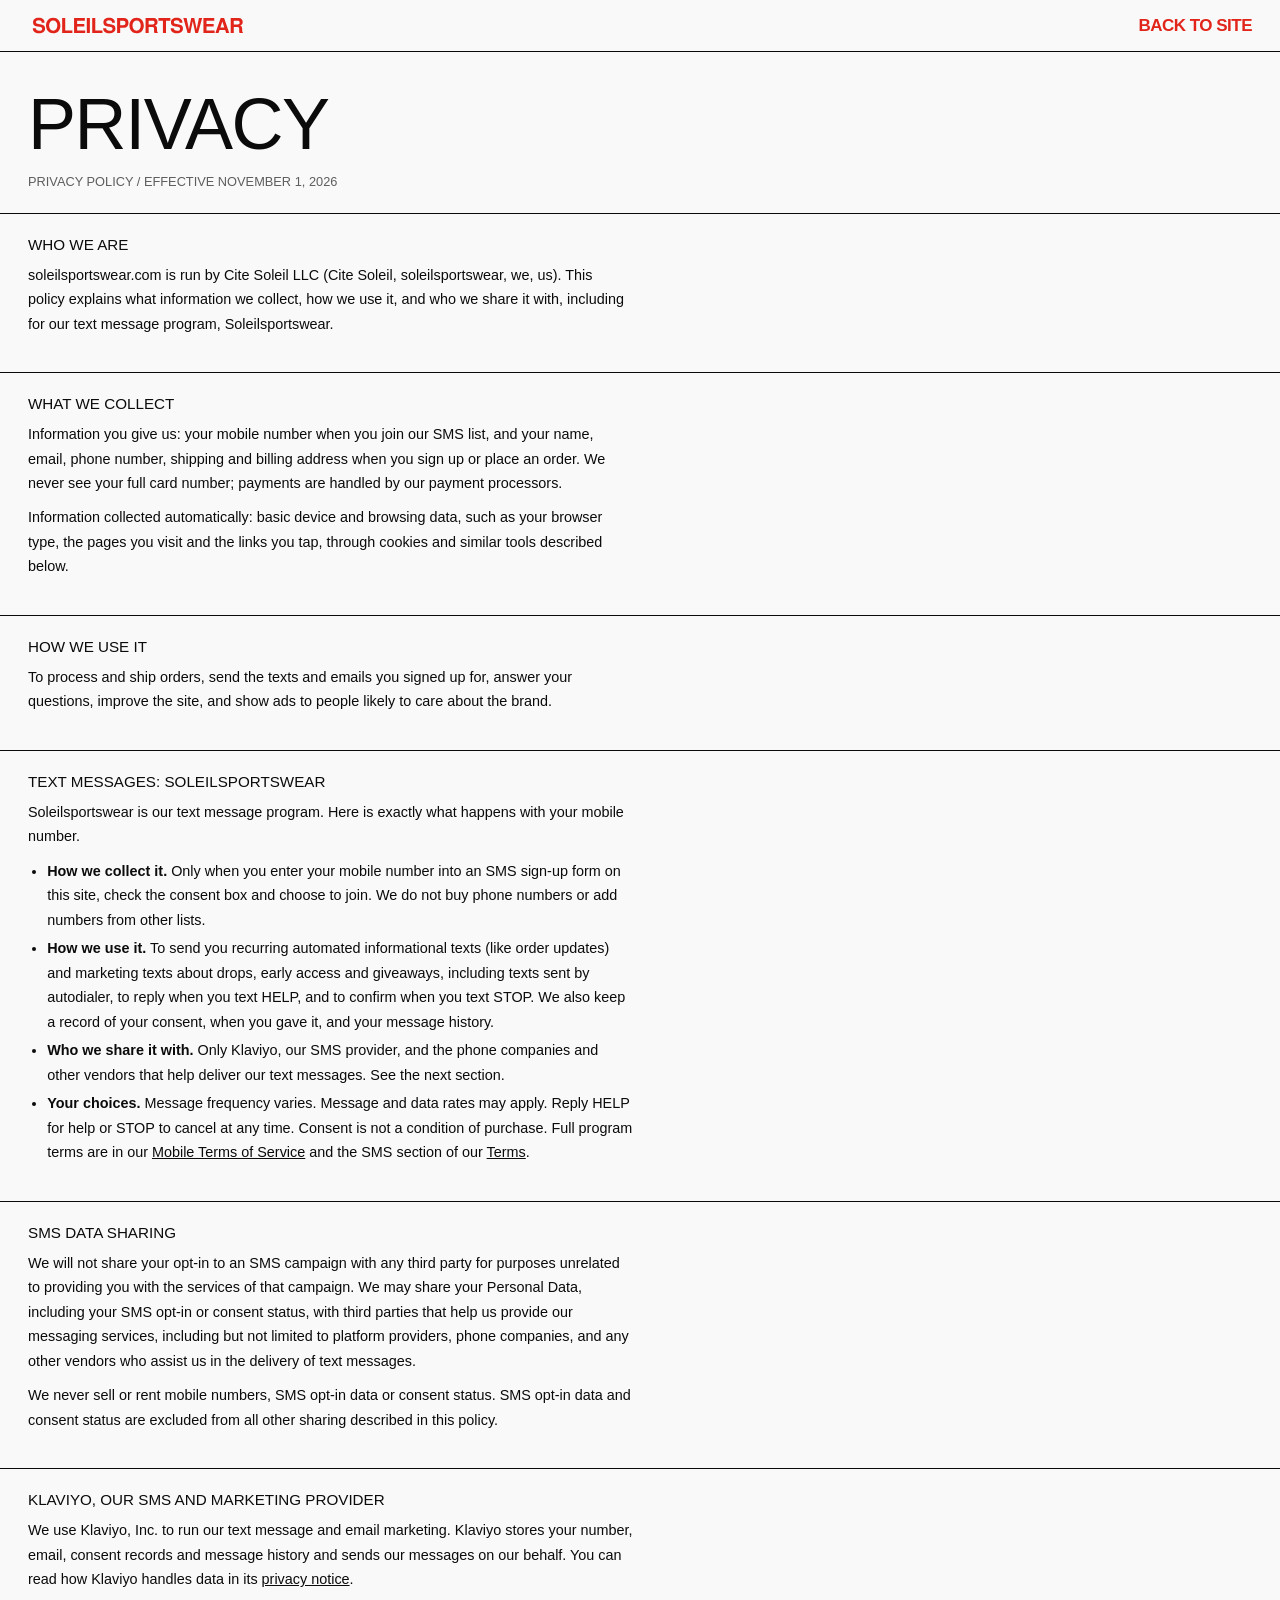
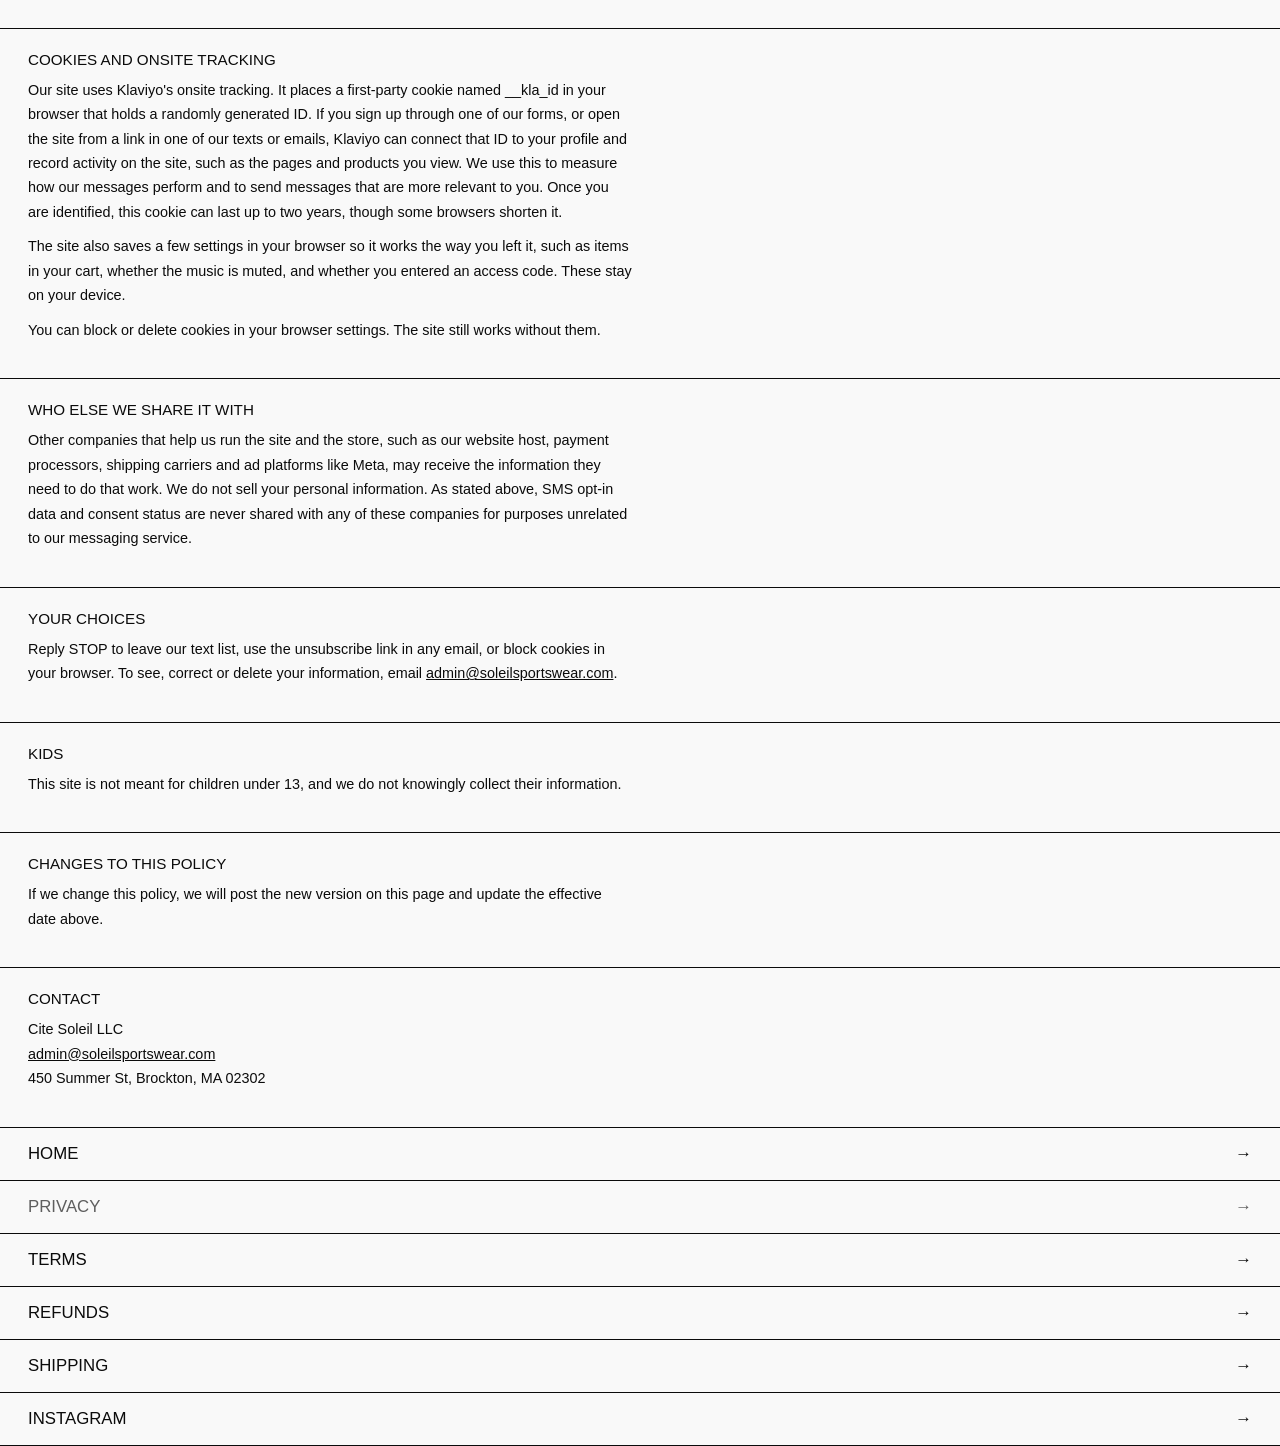
<file: privacy/index.html>
<!DOCTYPE html>
<html lang="en">
<head>
<meta charset="utf-8">
<meta name="viewport" content="width=device-width, initial-scale=1, viewport-fit=cover">
<title>Privacy | soleilsportswear</title>
<meta name="description" content="How Cite Soleil LLC collects, uses and shares information, including for the Soleilsportswear text program.">
<link rel="stylesheet" href="../css/legal.css">
</head>
<body>
<header class="top rule">
<a href="../" aria-label="soleilsportswear home"><svg class="wmk" viewBox="0 0 1072.9 112.9" aria-hidden="true"><path fill="currentColor" d="M83.3 70.9C83.3 59.4 77.5 54.0 64.0 51.4L52.6 49.2C41.9 47.1 38.8 45.0 38.8 39.7C38.8 34.2 43.7 30.7 51.4 30.7C60.9 30.7 66.7 34.7 66.7 42.1H80.7C80.7 26.7 69.9 18.7 52.1 18.7C34.6 18.7 24.5 26.9 24.5 41.1C24.5 52.5 30.2 57.8 45.0 60.7L55.2 62.7C65.2 64.7 68.9 66.8 68.9 72.7C68.9 78.8 63.3 82.1 54.2 82.1C44.0 82.1 37.8 77.7 37.8 69.9H23.2C23.2 85.6 34.8 94.1 53.4 94.1C72.2 94.1 83.3 85.8 83.3 70.9Z M157.9 56.8C157.9 34.8 144.0 18.7 122.7 18.7C101.3 18.7 87.7 35.4 87.7 56.3C87.7 78.1 101.4 94.1 122.8 94.1C144.0 94.1 157.9 78.1 157.9 56.8ZM142.9 56.7C142.9 71.6 134.8 81.2 122.8 81.2C110.7 81.2 102.7 71.6 102.7 56.3C102.7 41.6 110.7 31.5 122.8 31.5C135.1 31.5 142.9 41.5 142.9 56.7Z M216.4 92.8V80.3H181.5V19.9H166.5V92.8Z M279.0 92.8V80.3H239.5V61.4H274.4V48.9H239.5V32.4H277.2V19.9H224.5V92.8Z M301.6 92.8V19.9H286.6V92.8Z M363.0 92.8V80.3H328.1V19.9H313.1V92.8Z M426.5 70.9C426.5 59.4 420.7 54.0 407.2 51.4L395.8 49.2C385.1 47.1 382.0 45.0 382.0 39.7C382.0 34.2 386.9 30.7 394.6 30.7C404.1 30.7 409.9 34.7 409.9 42.1H423.9C423.9 26.7 413.1 18.7 395.3 18.7C377.8 18.7 367.7 26.9 367.7 41.1C367.7 52.5 373.4 57.8 388.2 60.7L398.4 62.7C408.4 64.7 412.1 66.8 412.1 72.7C412.1 78.8 406.5 82.1 397.4 82.1C387.2 82.1 381.0 77.7 381.0 69.9H366.4C366.4 85.6 378.0 94.1 396.6 94.1C415.4 94.1 426.5 85.8 426.5 70.9Z M490.2 42.5C490.2 27.9 481.9 19.9 466.7 19.9H434.5V92.8H449.5V66.8H468.2C481.6 66.8 490.2 57.3 490.2 42.5ZM475.2 43.4C475.2 50.8 471.5 54.3 463.5 54.3H449.5V32.4H463.5C471.5 32.4 475.2 35.9 475.2 43.4Z M564.8 56.8C564.8 34.8 550.9 18.7 529.6 18.7C508.2 18.7 494.6 35.4 494.6 56.3C494.6 78.1 508.3 94.1 529.7 94.1C550.9 94.1 564.8 78.1 564.8 56.8ZM549.8 56.7C549.8 71.6 541.7 81.2 529.7 81.2C517.6 81.2 509.6 71.6 509.6 56.3C509.6 41.6 517.6 31.5 529.7 31.5C542.0 31.5 549.8 41.5 549.8 56.7Z M633.1 92.8V90.1C630.8 88.8 629.9 87.3 629.9 84.1C629.5 62.6 629.1 61.6 619.8 57.6C628.0 54.4 632.1 48.5 632.1 39.6C632.1 28.3 625.4 19.9 612.5 19.9H573.4V92.8H588.4V63.9H605.6C612.1 63.9 614.9 66.6 614.9 72.6L614.7 80.3C614.7 87.1 615.1 89.3 617.0 92.8ZM617.1 41.7C617.1 48.2 615.0 51.4 606.5 51.4H588.4V32.4H606.5C614.7 32.4 617.1 35.4 617.1 41.7Z M694.4 32.4V19.9H636.0V32.4H658.1V92.8H673.1V32.4Z M756.0 70.9C756.0 59.4 750.2 54.0 736.7 51.4L725.3 49.2C714.6 47.1 711.5 45.0 711.5 39.7C711.5 34.2 716.4 30.7 724.1 30.7C733.6 30.7 739.4 34.7 739.4 42.1H753.4C753.4 26.7 742.6 18.7 724.8 18.7C707.3 18.7 697.2 26.9 697.2 41.1C697.2 52.5 702.9 57.8 717.7 60.7L727.9 62.7C737.9 64.7 741.6 66.8 741.6 72.7C741.6 78.8 736.0 82.1 726.9 82.1C716.7 82.1 710.5 77.7 710.5 69.9H695.9C695.9 85.6 707.5 94.1 726.1 94.1C744.9 94.1 756.0 85.8 756.0 70.9Z M849.6 19.9H833.7L822.8 74.6L811.0 19.9H796.2L784.9 74.6L773.6 19.9H757.7L778.3 92.8H791.8L803.7 35.9L815.9 92.8H829.4Z M910.2 92.8V80.3H870.7V61.4H905.6V48.9H870.7V32.4H908.4V19.9H855.7V92.8Z M981.8 92.8 956.6 19.9H940.0L914.1 92.8H929.4L934.3 78.1H961.6L966.4 92.8ZM957.5 65.6H938.5L948.0 37.1Z M1048.4 92.8V90.1C1046.1 88.8 1045.2 87.3 1045.2 84.1C1044.8 62.6 1044.4 61.6 1035.1 57.6C1043.3 54.4 1047.4 48.5 1047.4 39.6C1047.4 28.3 1040.7 19.9 1027.8 19.9H988.7V92.8H1003.7V63.9H1020.9C1027.4 63.9 1030.2 66.6 1030.2 72.6L1030.0 80.3C1030.0 87.1 1030.4 89.3 1032.3 92.8ZM1032.4 41.7C1032.4 48.2 1030.3 51.4 1021.8 51.4H1003.7V32.4H1021.8C1030.0 32.4 1032.4 35.4 1032.4 41.7Z"/></svg></a>
<a class="back" href="../">Back to site</a>
</header>
<main>
<header class="ptitle rule"><h1>Privacy</h1><p>Privacy policy / Effective November 1, 2026</p></header>
<section class="psec rule"><div><h2>Who we are</h2><p>soleilsportswear.com is run by Cite Soleil LLC (Cite Soleil, soleilsportswear, we, us). This policy explains what information we collect, how we use it, and who we share it with, including for our text message program, Soleilsportswear.</p></div></section>
<section class="psec rule"><div><h2>What we collect</h2><p>Information you give us: your mobile number when you join our SMS list, and your name, email, phone number, shipping and billing address when you sign up or place an order. We never see your full card number; payments are handled by our payment processors.</p><p>Information collected automatically: basic device and browsing data, such as your browser type, the pages you visit and the links you tap, through cookies and similar tools described below.</p></div></section>
<section class="psec rule"><div><h2>How we use it</h2><p>To process and ship orders, send the texts and emails you signed up for, answer your questions, improve the site, and show ads to people likely to care about the brand.</p></div></section>
<section class="psec rule"><div><h2>Text messages: Soleilsportswear</h2><p>Soleilsportswear is our text message program. Here is exactly what happens with your mobile number.</p><ul><li><strong>How we collect it.</strong> Only when you enter your mobile number into an SMS sign-up form on this site, check the consent box and choose to join. We do not buy phone numbers or add numbers from other lists.</li><li><strong>How we use it.</strong> To send you recurring automated informational texts (like order updates) and marketing texts about drops, early access and giveaways, including texts sent by autodialer, to reply when you text HELP, and to confirm when you text STOP. We also keep a record of your consent, when you gave it, and your message history.</li><li><strong>Who we share it with.</strong> Only Klaviyo, our SMS provider, and the phone companies and other vendors that help deliver our text messages. See the next section.</li><li><strong>Your choices.</strong> Message frequency varies. Message and data rates may apply. Reply HELP for help or STOP to cancel at any time. Consent is not a condition of purchase. Full program terms are in our <a href="https://soleilsportswear.myklpages.com/p/mobile-terms-of-service" target="_blank" rel="noopener">Mobile Terms of Service</a> and the SMS section of our <a href="../terms/#sms">Terms</a>.</li></ul></div></section>
<section class="psec rule"><div><h2>SMS data sharing</h2><p>We will not share your opt-in to an SMS campaign with any third party for purposes unrelated to providing you with the services of that campaign. We may share your Personal Data, including your SMS opt-in or consent status, with third parties that help us provide our messaging services, including but not limited to platform providers, phone companies, and any other vendors who assist us in the delivery of text messages.</p><p>We never sell or rent mobile numbers, SMS opt-in data or consent status. SMS opt-in data and consent status are excluded from all other sharing described in this policy.</p></div></section>
<section class="psec rule"><div><h2>Klaviyo, our SMS and marketing provider</h2><p>We use Klaviyo, Inc. to run our text message and email marketing. Klaviyo stores your number, email, consent records and message history and sends our messages on our behalf. You can read how Klaviyo handles data in its <a href="https://www.klaviyo.com/legal/privacy" target="_blank" rel="noopener">privacy notice</a>.</p></div></section>
<section class="psec rule"><div><h2>Cookies and onsite tracking</h2><p>Our site uses Klaviyo's onsite tracking. It places a first-party cookie named __kla_id in your browser that holds a randomly generated ID. If you sign up through one of our forms, or open the site from a link in one of our texts or emails, Klaviyo can connect that ID to your profile and record activity on the site, such as the pages and products you view. We use this to measure how our messages perform and to send messages that are more relevant to you. Once you are identified, this cookie can last up to two years, though some browsers shorten it.</p><p>The site also saves a few settings in your browser so it works the way you left it, such as items in your cart, whether the music is muted, and whether you entered an access code. These stay on your device.</p><p>You can block or delete cookies in your browser settings. The site still works without them.</p></div></section>
<section class="psec rule"><div><h2>Who else we share it with</h2><p>Other companies that help us run the site and the store, such as our website host, payment processors, shipping carriers and ad platforms like Meta, may receive the information they need to do that work. We do not sell your personal information. As stated above, SMS opt-in data and consent status are never shared with any of these companies for purposes unrelated to our messaging service.</p></div></section>
<section class="psec rule"><div><h2>Your choices</h2><p>Reply STOP to leave our text list, use the unsubscribe link in any email, or block cookies in your browser. To see, correct or delete your information, email <a href="mailto:admin@soleilsportswear.com">admin@soleilsportswear.com</a>.</p></div></section>
<section class="psec rule"><div><h2>Kids</h2><p>This site is not meant for children under 13, and we do not knowingly collect their information.</p></div></section>
<section class="psec rule"><div><h2>Changes to this policy</h2><p>If we change this policy, we will post the new version on this page and update the effective date above.</p></div></section>
<section class="psec rule"><div><h2>Contact</h2><p>Cite Soleil LLC<br><a href="mailto:admin@soleilsportswear.com">admin@soleilsportswear.com</a><br>450 Summer St, Brockton, MA 02302</p></div></section>
</main>
<nav class="links" aria-label="Site pages"><a href="../">Home</a><a href="../privacy/" aria-current="page">Privacy</a><a href="../terms/">Terms</a><a href="../refunds/">Refunds</a><a href="../shipping/">Shipping</a><a href="https://instagram.com/soleilsportswear" target="_blank" rel="noopener">Instagram</a></nav>
</body>
</html>
</file>
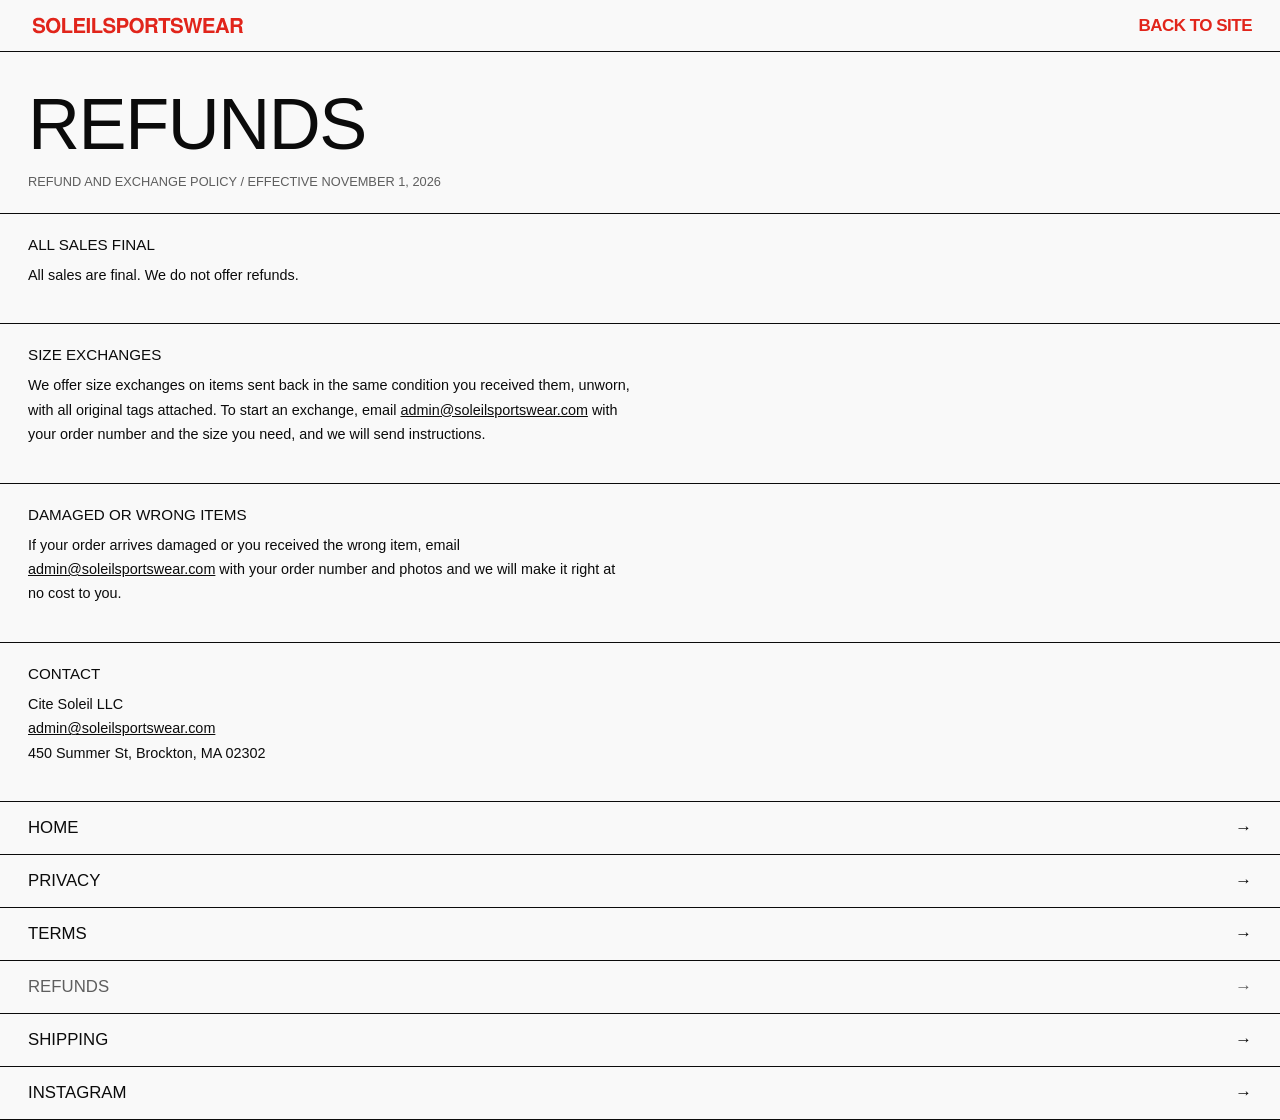
<file: refunds/index.html>
<!DOCTYPE html>
<html lang="en">
<head>
<meta charset="utf-8">
<meta name="viewport" content="width=device-width, initial-scale=1, viewport-fit=cover">
<title>Refunds | soleilsportswear</title>
<meta name="description" content="Refund and exchange policy for soleilsportswear.">
<link rel="stylesheet" href="../css/legal.css">
</head>
<body>
<header class="top rule">
<a href="../" aria-label="soleilsportswear home"><svg class="wmk" viewBox="0 0 1072.9 112.9" aria-hidden="true"><path fill="currentColor" d="M83.3 70.9C83.3 59.4 77.5 54.0 64.0 51.4L52.6 49.2C41.9 47.1 38.8 45.0 38.8 39.7C38.8 34.2 43.7 30.7 51.4 30.7C60.9 30.7 66.7 34.7 66.7 42.1H80.7C80.7 26.7 69.9 18.7 52.1 18.7C34.6 18.7 24.5 26.9 24.5 41.1C24.5 52.5 30.2 57.8 45.0 60.7L55.2 62.7C65.2 64.7 68.9 66.8 68.9 72.7C68.9 78.8 63.3 82.1 54.2 82.1C44.0 82.1 37.8 77.7 37.8 69.9H23.2C23.2 85.6 34.8 94.1 53.4 94.1C72.2 94.1 83.3 85.8 83.3 70.9Z M157.9 56.8C157.9 34.8 144.0 18.7 122.7 18.7C101.3 18.7 87.7 35.4 87.7 56.3C87.7 78.1 101.4 94.1 122.8 94.1C144.0 94.1 157.9 78.1 157.9 56.8ZM142.9 56.7C142.9 71.6 134.8 81.2 122.8 81.2C110.7 81.2 102.7 71.6 102.7 56.3C102.7 41.6 110.7 31.5 122.8 31.5C135.1 31.5 142.9 41.5 142.9 56.7Z M216.4 92.8V80.3H181.5V19.9H166.5V92.8Z M279.0 92.8V80.3H239.5V61.4H274.4V48.9H239.5V32.4H277.2V19.9H224.5V92.8Z M301.6 92.8V19.9H286.6V92.8Z M363.0 92.8V80.3H328.1V19.9H313.1V92.8Z M426.5 70.9C426.5 59.4 420.7 54.0 407.2 51.4L395.8 49.2C385.1 47.1 382.0 45.0 382.0 39.7C382.0 34.2 386.9 30.7 394.6 30.7C404.1 30.7 409.9 34.7 409.9 42.1H423.9C423.9 26.7 413.1 18.7 395.3 18.7C377.8 18.7 367.7 26.9 367.7 41.1C367.7 52.5 373.4 57.8 388.2 60.7L398.4 62.7C408.4 64.7 412.1 66.8 412.1 72.7C412.1 78.8 406.5 82.1 397.4 82.1C387.2 82.1 381.0 77.7 381.0 69.9H366.4C366.4 85.6 378.0 94.1 396.6 94.1C415.4 94.1 426.5 85.8 426.5 70.9Z M490.2 42.5C490.2 27.9 481.9 19.9 466.7 19.9H434.5V92.8H449.5V66.8H468.2C481.6 66.8 490.2 57.3 490.2 42.5ZM475.2 43.4C475.2 50.8 471.5 54.3 463.5 54.3H449.5V32.4H463.5C471.5 32.4 475.2 35.9 475.2 43.4Z M564.8 56.8C564.8 34.8 550.9 18.7 529.6 18.7C508.2 18.7 494.6 35.4 494.6 56.3C494.6 78.1 508.3 94.1 529.7 94.1C550.9 94.1 564.8 78.1 564.8 56.8ZM549.8 56.7C549.8 71.6 541.7 81.2 529.7 81.2C517.6 81.2 509.6 71.6 509.6 56.3C509.6 41.6 517.6 31.5 529.7 31.5C542.0 31.5 549.8 41.5 549.8 56.7Z M633.1 92.8V90.1C630.8 88.8 629.9 87.3 629.9 84.1C629.5 62.6 629.1 61.6 619.8 57.6C628.0 54.4 632.1 48.5 632.1 39.6C632.1 28.3 625.4 19.9 612.5 19.9H573.4V92.8H588.4V63.9H605.6C612.1 63.9 614.9 66.6 614.9 72.6L614.7 80.3C614.7 87.1 615.1 89.3 617.0 92.8ZM617.1 41.7C617.1 48.2 615.0 51.4 606.5 51.4H588.4V32.4H606.5C614.7 32.4 617.1 35.4 617.1 41.7Z M694.4 32.4V19.9H636.0V32.4H658.1V92.8H673.1V32.4Z M756.0 70.9C756.0 59.4 750.2 54.0 736.7 51.4L725.3 49.2C714.6 47.1 711.5 45.0 711.5 39.7C711.5 34.2 716.4 30.7 724.1 30.7C733.6 30.7 739.4 34.7 739.4 42.1H753.4C753.4 26.7 742.6 18.7 724.8 18.7C707.3 18.7 697.2 26.9 697.2 41.1C697.2 52.5 702.9 57.8 717.7 60.7L727.9 62.7C737.9 64.7 741.6 66.8 741.6 72.7C741.6 78.8 736.0 82.1 726.9 82.1C716.7 82.1 710.5 77.7 710.5 69.9H695.9C695.9 85.6 707.5 94.1 726.1 94.1C744.9 94.1 756.0 85.8 756.0 70.9Z M849.6 19.9H833.7L822.8 74.6L811.0 19.9H796.2L784.9 74.6L773.6 19.9H757.7L778.3 92.8H791.8L803.7 35.9L815.9 92.8H829.4Z M910.2 92.8V80.3H870.7V61.4H905.6V48.9H870.7V32.4H908.4V19.9H855.7V92.8Z M981.8 92.8 956.6 19.9H940.0L914.1 92.8H929.4L934.3 78.1H961.6L966.4 92.8ZM957.5 65.6H938.5L948.0 37.1Z M1048.4 92.8V90.1C1046.1 88.8 1045.2 87.3 1045.2 84.1C1044.8 62.6 1044.4 61.6 1035.1 57.6C1043.3 54.4 1047.4 48.5 1047.4 39.6C1047.4 28.3 1040.7 19.9 1027.8 19.9H988.7V92.8H1003.7V63.9H1020.9C1027.4 63.9 1030.2 66.6 1030.2 72.6L1030.0 80.3C1030.0 87.1 1030.4 89.3 1032.3 92.8ZM1032.4 41.7C1032.4 48.2 1030.3 51.4 1021.8 51.4H1003.7V32.4H1021.8C1030.0 32.4 1032.4 35.4 1032.4 41.7Z"/></svg></a>
<a class="back" href="../">Back to site</a>
</header>
<main>
<header class="ptitle rule"><h1>Refunds</h1><p>Refund and exchange policy / Effective November 1, 2026</p></header>
<section class="psec rule"><div><h2>All sales final</h2><p>All sales are final. We do not offer refunds.</p></div></section>
<section class="psec rule"><div><h2>Size exchanges</h2><p>We offer size exchanges on items sent back in the same condition you received them, unworn, with all original tags attached. To start an exchange, email <a href="mailto:admin@soleilsportswear.com">admin@soleilsportswear.com</a> with your order number and the size you need, and we will send instructions.</p></div></section>
<section class="psec rule"><div><h2>Damaged or wrong items</h2><p>If your order arrives damaged or you received the wrong item, email <a href="mailto:admin@soleilsportswear.com">admin@soleilsportswear.com</a> with your order number and photos and we will make it right at no cost to you.</p></div></section>
<section class="psec rule"><div><h2>Contact</h2><p>Cite Soleil LLC<br><a href="mailto:admin@soleilsportswear.com">admin@soleilsportswear.com</a><br>450 Summer St, Brockton, MA 02302</p></div></section>
</main>
<nav class="links" aria-label="Site pages"><a href="../">Home</a><a href="../privacy/">Privacy</a><a href="../terms/">Terms</a><a href="../refunds/" aria-current="page">Refunds</a><a href="../shipping/">Shipping</a><a href="https://instagram.com/soleilsportswear" target="_blank" rel="noopener">Instagram</a></nav>
</body>
</html>
</file>
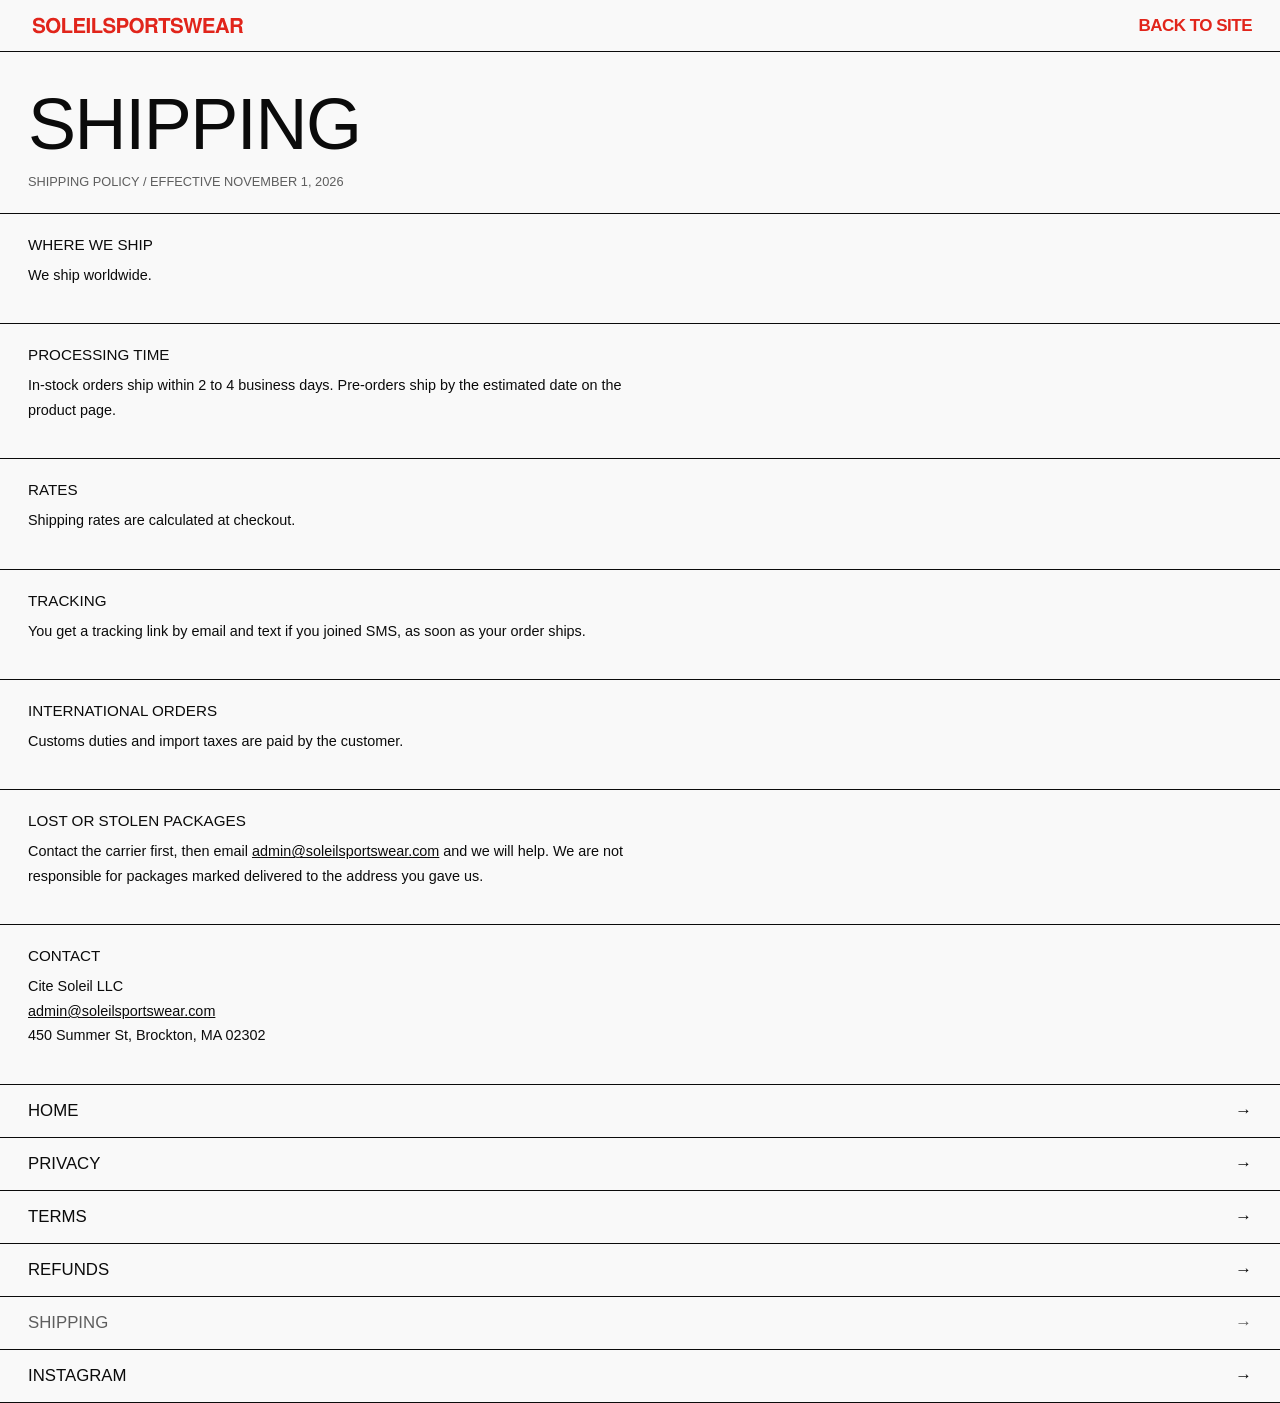
<file: shipping/index.html>
<!DOCTYPE html>
<html lang="en">
<head>
<meta charset="utf-8">
<meta name="viewport" content="width=device-width, initial-scale=1, viewport-fit=cover">
<title>Shipping | soleilsportswear</title>
<meta name="description" content="Shipping policy for soleilsportswear.">
<link rel="stylesheet" href="../css/legal.css">
</head>
<body>
<header class="top rule">
<a href="../" aria-label="soleilsportswear home"><svg class="wmk" viewBox="0 0 1072.9 112.9" aria-hidden="true"><path fill="currentColor" d="M83.3 70.9C83.3 59.4 77.5 54.0 64.0 51.4L52.6 49.2C41.9 47.1 38.8 45.0 38.8 39.7C38.8 34.2 43.7 30.7 51.4 30.7C60.9 30.7 66.7 34.7 66.7 42.1H80.7C80.7 26.7 69.9 18.7 52.1 18.7C34.6 18.7 24.5 26.9 24.5 41.1C24.5 52.5 30.2 57.8 45.0 60.7L55.2 62.7C65.2 64.7 68.9 66.8 68.9 72.7C68.9 78.8 63.3 82.1 54.2 82.1C44.0 82.1 37.8 77.7 37.8 69.9H23.2C23.2 85.6 34.8 94.1 53.4 94.1C72.2 94.1 83.3 85.8 83.3 70.9Z M157.9 56.8C157.9 34.8 144.0 18.7 122.7 18.7C101.3 18.7 87.7 35.4 87.7 56.3C87.7 78.1 101.4 94.1 122.8 94.1C144.0 94.1 157.9 78.1 157.9 56.8ZM142.9 56.7C142.9 71.6 134.8 81.2 122.8 81.2C110.7 81.2 102.7 71.6 102.7 56.3C102.7 41.6 110.7 31.5 122.8 31.5C135.1 31.5 142.9 41.5 142.9 56.7Z M216.4 92.8V80.3H181.5V19.9H166.5V92.8Z M279.0 92.8V80.3H239.5V61.4H274.4V48.9H239.5V32.4H277.2V19.9H224.5V92.8Z M301.6 92.8V19.9H286.6V92.8Z M363.0 92.8V80.3H328.1V19.9H313.1V92.8Z M426.5 70.9C426.5 59.4 420.7 54.0 407.2 51.4L395.8 49.2C385.1 47.1 382.0 45.0 382.0 39.7C382.0 34.2 386.9 30.7 394.6 30.7C404.1 30.7 409.9 34.7 409.9 42.1H423.9C423.9 26.7 413.1 18.7 395.3 18.7C377.8 18.7 367.7 26.9 367.7 41.1C367.7 52.5 373.4 57.8 388.2 60.7L398.4 62.7C408.4 64.7 412.1 66.8 412.1 72.7C412.1 78.8 406.5 82.1 397.4 82.1C387.2 82.1 381.0 77.7 381.0 69.9H366.4C366.4 85.6 378.0 94.1 396.6 94.1C415.4 94.1 426.5 85.8 426.5 70.9Z M490.2 42.5C490.2 27.9 481.9 19.9 466.7 19.9H434.5V92.8H449.5V66.8H468.2C481.6 66.8 490.2 57.3 490.2 42.5ZM475.2 43.4C475.2 50.8 471.5 54.3 463.5 54.3H449.5V32.4H463.5C471.5 32.4 475.2 35.9 475.2 43.4Z M564.8 56.8C564.8 34.8 550.9 18.7 529.6 18.7C508.2 18.7 494.6 35.4 494.6 56.3C494.6 78.1 508.3 94.1 529.7 94.1C550.9 94.1 564.8 78.1 564.8 56.8ZM549.8 56.7C549.8 71.6 541.7 81.2 529.7 81.2C517.6 81.2 509.6 71.6 509.6 56.3C509.6 41.6 517.6 31.5 529.7 31.5C542.0 31.5 549.8 41.5 549.8 56.7Z M633.1 92.8V90.1C630.8 88.8 629.9 87.3 629.9 84.1C629.5 62.6 629.1 61.6 619.8 57.6C628.0 54.4 632.1 48.5 632.1 39.6C632.1 28.3 625.4 19.9 612.5 19.9H573.4V92.8H588.4V63.9H605.6C612.1 63.9 614.9 66.6 614.9 72.6L614.7 80.3C614.7 87.1 615.1 89.3 617.0 92.8ZM617.1 41.7C617.1 48.2 615.0 51.4 606.5 51.4H588.4V32.4H606.5C614.7 32.4 617.1 35.4 617.1 41.7Z M694.4 32.4V19.9H636.0V32.4H658.1V92.8H673.1V32.4Z M756.0 70.9C756.0 59.4 750.2 54.0 736.7 51.4L725.3 49.2C714.6 47.1 711.5 45.0 711.5 39.7C711.5 34.2 716.4 30.7 724.1 30.7C733.6 30.7 739.4 34.7 739.4 42.1H753.4C753.4 26.7 742.6 18.7 724.8 18.7C707.3 18.7 697.2 26.9 697.2 41.1C697.2 52.5 702.9 57.8 717.7 60.7L727.9 62.7C737.9 64.7 741.6 66.8 741.6 72.7C741.6 78.8 736.0 82.1 726.9 82.1C716.7 82.1 710.5 77.7 710.5 69.9H695.9C695.9 85.6 707.5 94.1 726.1 94.1C744.9 94.1 756.0 85.8 756.0 70.9Z M849.6 19.9H833.7L822.8 74.6L811.0 19.9H796.2L784.9 74.6L773.6 19.9H757.7L778.3 92.8H791.8L803.7 35.9L815.9 92.8H829.4Z M910.2 92.8V80.3H870.7V61.4H905.6V48.9H870.7V32.4H908.4V19.9H855.7V92.8Z M981.8 92.8 956.6 19.9H940.0L914.1 92.8H929.4L934.3 78.1H961.6L966.4 92.8ZM957.5 65.6H938.5L948.0 37.1Z M1048.4 92.8V90.1C1046.1 88.8 1045.2 87.3 1045.2 84.1C1044.8 62.6 1044.4 61.6 1035.1 57.6C1043.3 54.4 1047.4 48.5 1047.4 39.6C1047.4 28.3 1040.7 19.9 1027.8 19.9H988.7V92.8H1003.7V63.9H1020.9C1027.4 63.9 1030.2 66.6 1030.2 72.6L1030.0 80.3C1030.0 87.1 1030.4 89.3 1032.3 92.8ZM1032.4 41.7C1032.4 48.2 1030.3 51.4 1021.8 51.4H1003.7V32.4H1021.8C1030.0 32.4 1032.4 35.4 1032.4 41.7Z"/></svg></a>
<a class="back" href="../">Back to site</a>
</header>
<main>
<header class="ptitle rule"><h1>Shipping</h1><p>Shipping policy / Effective November 1, 2026</p></header>
<section class="psec rule"><div><h2>Where we ship</h2><p>We ship worldwide.</p></div></section>
<section class="psec rule"><div><h2>Processing time</h2><p>In-stock orders ship within 2 to 4 business days. Pre-orders ship by the estimated date on the product page.</p></div></section>
<section class="psec rule"><div><h2>Rates</h2><p>Shipping rates are calculated at checkout.</p></div></section>
<section class="psec rule"><div><h2>Tracking</h2><p>You get a tracking link by email and text if you joined SMS, as soon as your order ships.</p></div></section>
<section class="psec rule"><div><h2>International orders</h2><p>Customs duties and import taxes are paid by the customer.</p></div></section>
<section class="psec rule"><div><h2>Lost or stolen packages</h2><p>Contact the carrier first, then email <a href="mailto:admin@soleilsportswear.com">admin@soleilsportswear.com</a> and we will help. We are not responsible for packages marked delivered to the address you gave us.</p></div></section>
<section class="psec rule"><div><h2>Contact</h2><p>Cite Soleil LLC<br><a href="mailto:admin@soleilsportswear.com">admin@soleilsportswear.com</a><br>450 Summer St, Brockton, MA 02302</p></div></section>
</main>
<nav class="links" aria-label="Site pages"><a href="../">Home</a><a href="../privacy/">Privacy</a><a href="../terms/">Terms</a><a href="../refunds/">Refunds</a><a href="../shipping/" aria-current="page">Shipping</a><a href="https://instagram.com/soleilsportswear" target="_blank" rel="noopener">Instagram</a></nav>
</body>
</html>
</file>
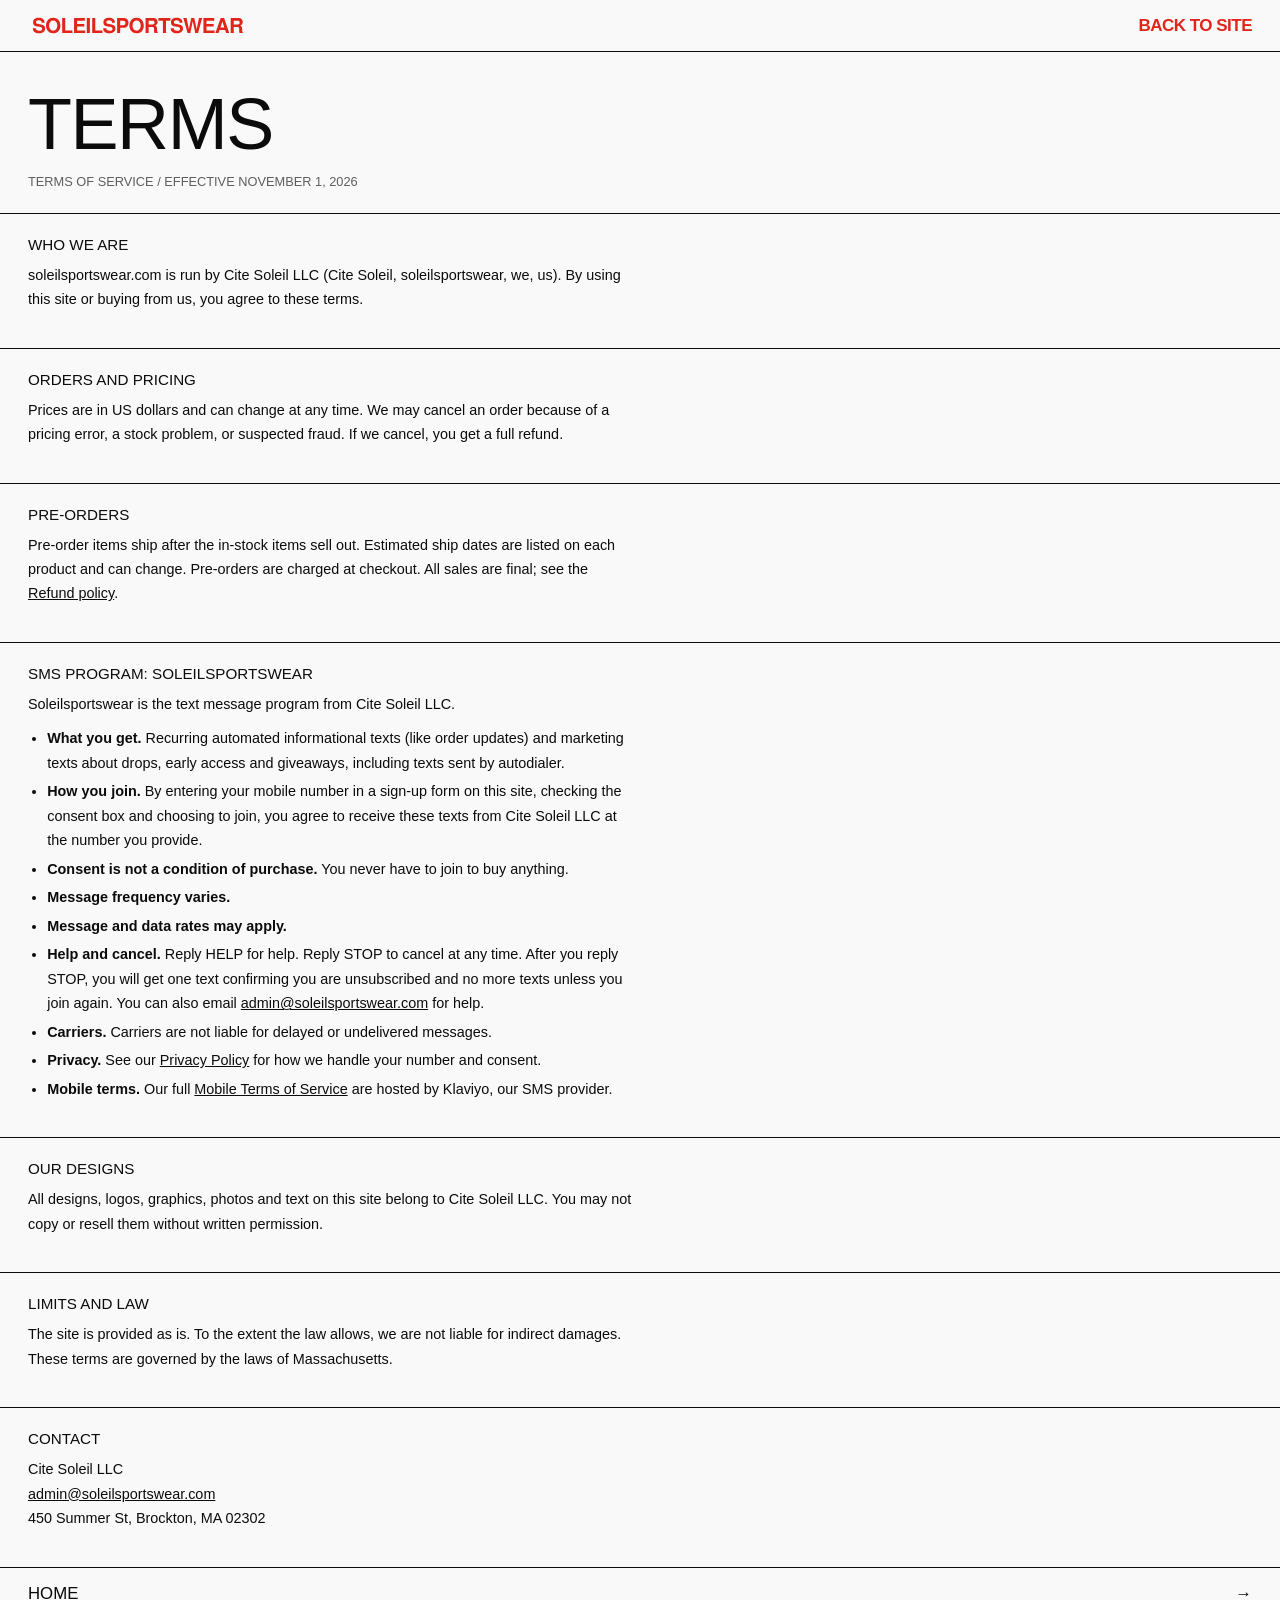
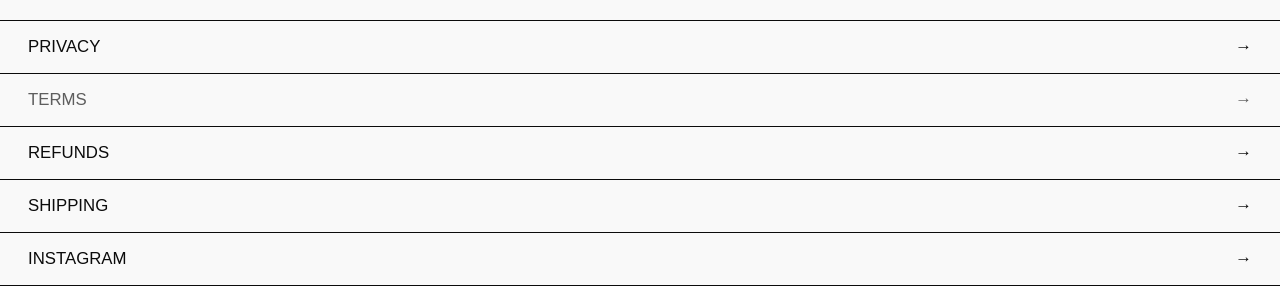
<file: terms/index.html>
<!DOCTYPE html>
<html lang="en">
<head>
<meta charset="utf-8">
<meta name="viewport" content="width=device-width, initial-scale=1, viewport-fit=cover">
<title>Terms | soleilsportswear</title>
<meta name="description" content="Terms of service for soleilsportswear.com and the Soleilsportswear text program.">
<link rel="stylesheet" href="../css/legal.css">
</head>
<body>
<header class="top rule">
<a href="../" aria-label="soleilsportswear home"><svg class="wmk" viewBox="0 0 1072.9 112.9" aria-hidden="true"><path fill="currentColor" d="M83.3 70.9C83.3 59.4 77.5 54.0 64.0 51.4L52.6 49.2C41.9 47.1 38.8 45.0 38.8 39.7C38.8 34.2 43.7 30.7 51.4 30.7C60.9 30.7 66.7 34.7 66.7 42.1H80.7C80.7 26.7 69.9 18.7 52.1 18.7C34.6 18.7 24.5 26.9 24.5 41.1C24.5 52.5 30.2 57.8 45.0 60.7L55.2 62.7C65.2 64.7 68.9 66.8 68.9 72.7C68.9 78.8 63.3 82.1 54.2 82.1C44.0 82.1 37.8 77.7 37.8 69.9H23.2C23.2 85.6 34.8 94.1 53.4 94.1C72.2 94.1 83.3 85.8 83.3 70.9Z M157.9 56.8C157.9 34.8 144.0 18.7 122.7 18.7C101.3 18.7 87.7 35.4 87.7 56.3C87.7 78.1 101.4 94.1 122.8 94.1C144.0 94.1 157.9 78.1 157.9 56.8ZM142.9 56.7C142.9 71.6 134.8 81.2 122.8 81.2C110.7 81.2 102.7 71.6 102.7 56.3C102.7 41.6 110.7 31.5 122.8 31.5C135.1 31.5 142.9 41.5 142.9 56.7Z M216.4 92.8V80.3H181.5V19.9H166.5V92.8Z M279.0 92.8V80.3H239.5V61.4H274.4V48.9H239.5V32.4H277.2V19.9H224.5V92.8Z M301.6 92.8V19.9H286.6V92.8Z M363.0 92.8V80.3H328.1V19.9H313.1V92.8Z M426.5 70.9C426.5 59.4 420.7 54.0 407.2 51.4L395.8 49.2C385.1 47.1 382.0 45.0 382.0 39.7C382.0 34.2 386.9 30.7 394.6 30.7C404.1 30.7 409.9 34.7 409.9 42.1H423.9C423.9 26.7 413.1 18.7 395.3 18.7C377.8 18.7 367.7 26.9 367.7 41.1C367.7 52.5 373.4 57.8 388.2 60.7L398.4 62.7C408.4 64.7 412.1 66.8 412.1 72.7C412.1 78.8 406.5 82.1 397.4 82.1C387.2 82.1 381.0 77.7 381.0 69.9H366.4C366.4 85.6 378.0 94.1 396.6 94.1C415.4 94.1 426.5 85.8 426.5 70.9Z M490.2 42.5C490.2 27.9 481.9 19.9 466.7 19.9H434.5V92.8H449.5V66.8H468.2C481.6 66.8 490.2 57.3 490.2 42.5ZM475.2 43.4C475.2 50.8 471.5 54.3 463.5 54.3H449.5V32.4H463.5C471.5 32.4 475.2 35.9 475.2 43.4Z M564.8 56.8C564.8 34.8 550.9 18.7 529.6 18.7C508.2 18.7 494.6 35.4 494.6 56.3C494.6 78.1 508.3 94.1 529.7 94.1C550.9 94.1 564.8 78.1 564.8 56.8ZM549.8 56.7C549.8 71.6 541.7 81.2 529.7 81.2C517.6 81.2 509.6 71.6 509.6 56.3C509.6 41.6 517.6 31.5 529.7 31.5C542.0 31.5 549.8 41.5 549.8 56.7Z M633.1 92.8V90.1C630.8 88.8 629.9 87.3 629.9 84.1C629.5 62.6 629.1 61.6 619.8 57.6C628.0 54.4 632.1 48.5 632.1 39.6C632.1 28.3 625.4 19.9 612.5 19.9H573.4V92.8H588.4V63.9H605.6C612.1 63.9 614.9 66.6 614.9 72.6L614.7 80.3C614.7 87.1 615.1 89.3 617.0 92.8ZM617.1 41.7C617.1 48.2 615.0 51.4 606.5 51.4H588.4V32.4H606.5C614.7 32.4 617.1 35.4 617.1 41.7Z M694.4 32.4V19.9H636.0V32.4H658.1V92.8H673.1V32.4Z M756.0 70.9C756.0 59.4 750.2 54.0 736.7 51.4L725.3 49.2C714.6 47.1 711.5 45.0 711.5 39.7C711.5 34.2 716.4 30.7 724.1 30.7C733.6 30.7 739.4 34.7 739.4 42.1H753.4C753.4 26.7 742.6 18.7 724.8 18.7C707.3 18.7 697.2 26.9 697.2 41.1C697.2 52.5 702.9 57.8 717.7 60.7L727.9 62.7C737.9 64.7 741.6 66.8 741.6 72.7C741.6 78.8 736.0 82.1 726.9 82.1C716.7 82.1 710.5 77.7 710.5 69.9H695.9C695.9 85.6 707.5 94.1 726.1 94.1C744.9 94.1 756.0 85.8 756.0 70.9Z M849.6 19.9H833.7L822.8 74.6L811.0 19.9H796.2L784.9 74.6L773.6 19.9H757.7L778.3 92.8H791.8L803.7 35.9L815.9 92.8H829.4Z M910.2 92.8V80.3H870.7V61.4H905.6V48.9H870.7V32.4H908.4V19.9H855.7V92.8Z M981.8 92.8 956.6 19.9H940.0L914.1 92.8H929.4L934.3 78.1H961.6L966.4 92.8ZM957.5 65.6H938.5L948.0 37.1Z M1048.4 92.8V90.1C1046.1 88.8 1045.2 87.3 1045.2 84.1C1044.8 62.6 1044.4 61.6 1035.1 57.6C1043.3 54.4 1047.4 48.5 1047.4 39.6C1047.4 28.3 1040.7 19.9 1027.8 19.9H988.7V92.8H1003.7V63.9H1020.9C1027.4 63.9 1030.2 66.6 1030.2 72.6L1030.0 80.3C1030.0 87.1 1030.4 89.3 1032.3 92.8ZM1032.4 41.7C1032.4 48.2 1030.3 51.4 1021.8 51.4H1003.7V32.4H1021.8C1030.0 32.4 1032.4 35.4 1032.4 41.7Z"/></svg></a>
<a class="back" href="../">Back to site</a>
</header>
<main>
<header class="ptitle rule"><h1>Terms</h1><p>Terms of service / Effective November 1, 2026</p></header>
<section class="psec rule"><div><h2>Who we are</h2><p>soleilsportswear.com is run by Cite Soleil LLC (Cite Soleil, soleilsportswear, we, us). By using this site or buying from us, you agree to these terms.</p></div></section>
<section class="psec rule"><div><h2>Orders and pricing</h2><p>Prices are in US dollars and can change at any time. We may cancel an order because of a pricing error, a stock problem, or suspected fraud. If we cancel, you get a full refund.</p></div></section>
<section class="psec rule"><div><h2>Pre-orders</h2><p>Pre-order items ship after the in-stock items sell out. Estimated ship dates are listed on each product and can change. Pre-orders are charged at checkout. All sales are final; see the <a href="../refunds/">Refund policy</a>.</p></div></section>
<section class="psec rule" id="sms"><div><h2>SMS program: Soleilsportswear</h2><p>Soleilsportswear is the text message program from Cite Soleil LLC.</p><ul><li><strong>What you get.</strong> Recurring automated informational texts (like order updates) and marketing texts about drops, early access and giveaways, including texts sent by autodialer.</li><li><strong>How you join.</strong> By entering your mobile number in a sign-up form on this site, checking the consent box and choosing to join, you agree to receive these texts from Cite Soleil LLC at the number you provide.</li><li><strong>Consent is not a condition of purchase.</strong> You never have to join to buy anything.</li><li><strong>Message frequency varies.</strong></li><li><strong>Message and data rates may apply.</strong></li><li><strong>Help and cancel.</strong> Reply HELP for help. Reply STOP to cancel at any time. After you reply STOP, you will get one text confirming you are unsubscribed and no more texts unless you join again. You can also email <a href="mailto:admin@soleilsportswear.com">admin@soleilsportswear.com</a> for help.</li><li><strong>Carriers.</strong> Carriers are not liable for delayed or undelivered messages.</li><li><strong>Privacy.</strong> See our <a href="../privacy/">Privacy Policy</a> for how we handle your number and consent.</li><li><strong>Mobile terms.</strong> Our full <a href="https://soleilsportswear.myklpages.com/p/mobile-terms-of-service" target="_blank" rel="noopener">Mobile Terms of Service</a> are hosted by Klaviyo, our SMS provider.</li></ul></div></section>
<section class="psec rule"><div><h2>Our designs</h2><p>All designs, logos, graphics, photos and text on this site belong to Cite Soleil LLC. You may not copy or resell them without written permission.</p></div></section>
<section class="psec rule"><div><h2>Limits and law</h2><p>The site is provided as is. To the extent the law allows, we are not liable for indirect damages. These terms are governed by the laws of Massachusetts.</p></div></section>
<section class="psec rule"><div><h2>Contact</h2><p>Cite Soleil LLC<br><a href="mailto:admin@soleilsportswear.com">admin@soleilsportswear.com</a><br>450 Summer St, Brockton, MA 02302</p></div></section>
</main>
<nav class="links" aria-label="Site pages"><a href="../">Home</a><a href="../privacy/">Privacy</a><a href="../terms/" aria-current="page">Terms</a><a href="../refunds/">Refunds</a><a href="../shipping/">Shipping</a><a href="https://instagram.com/soleilsportswear" target="_blank" rel="noopener">Instagram</a></nav>
</body>
</html>
</file>
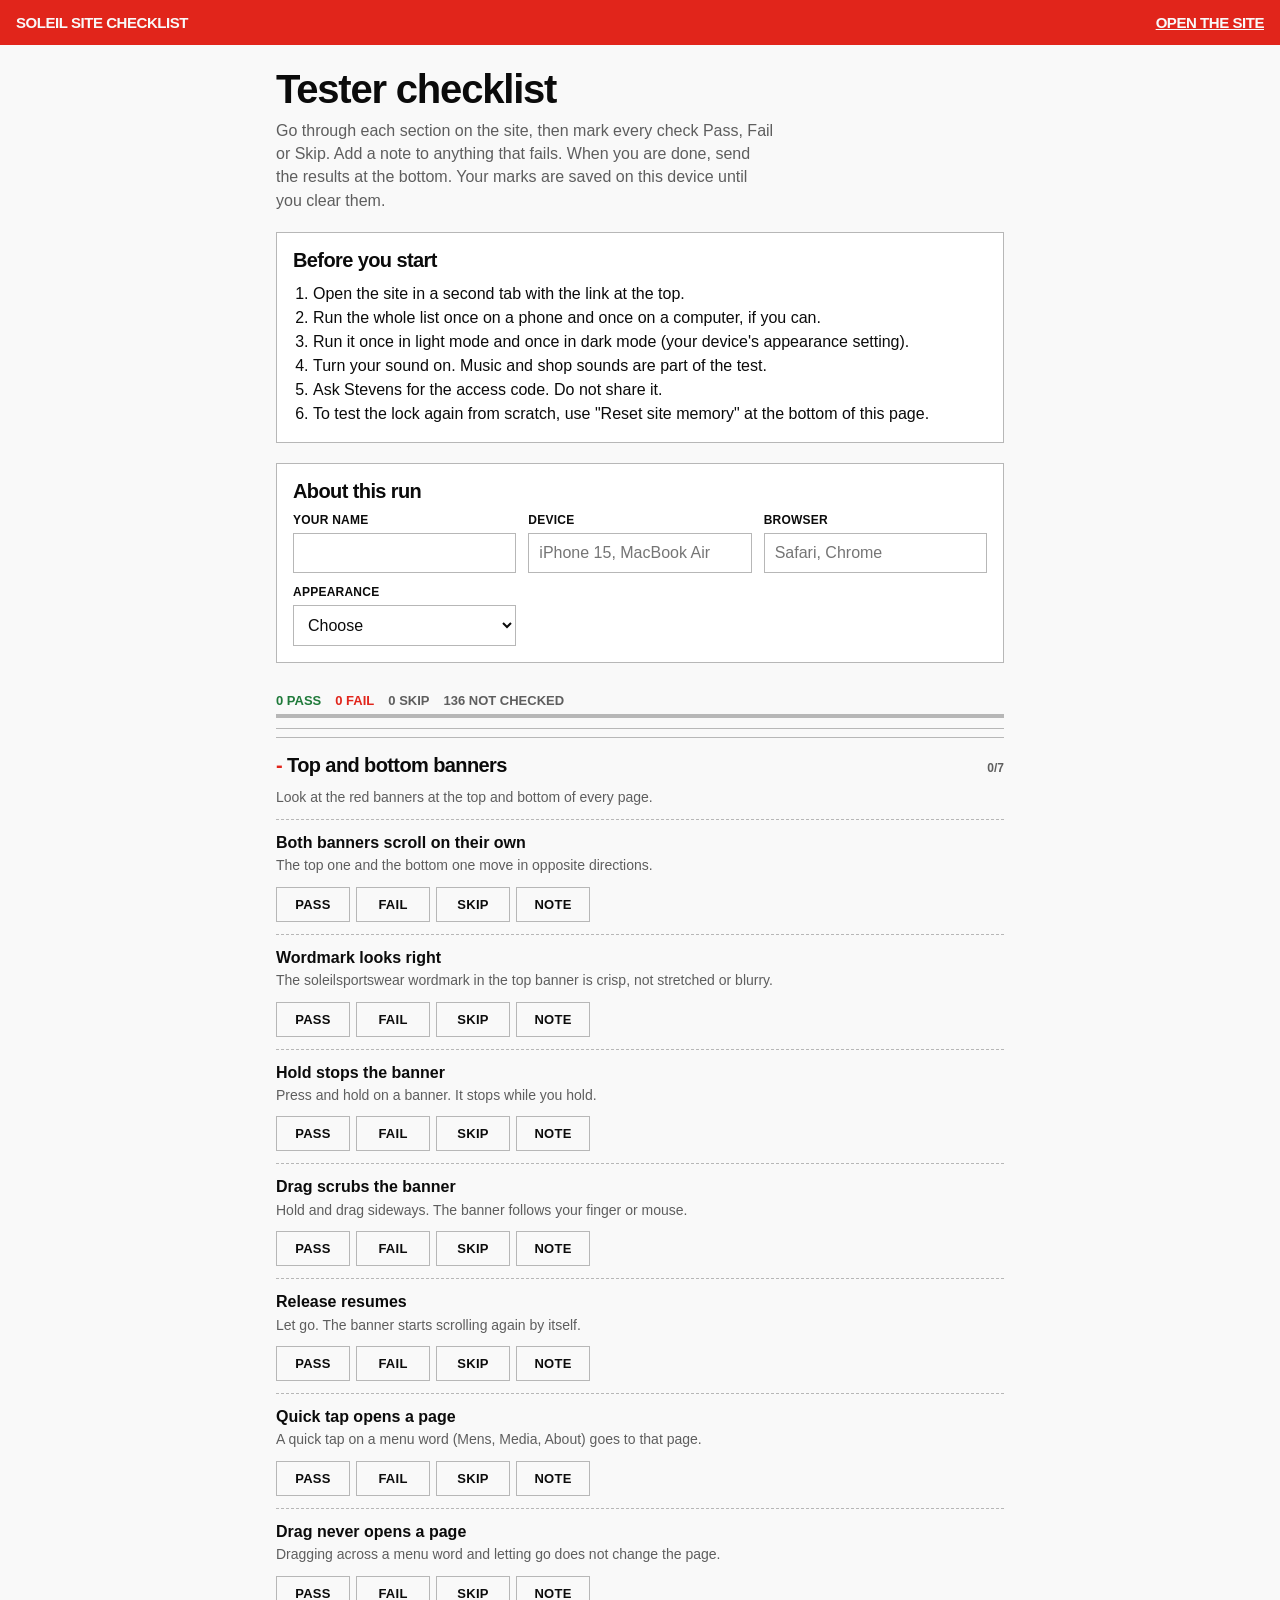
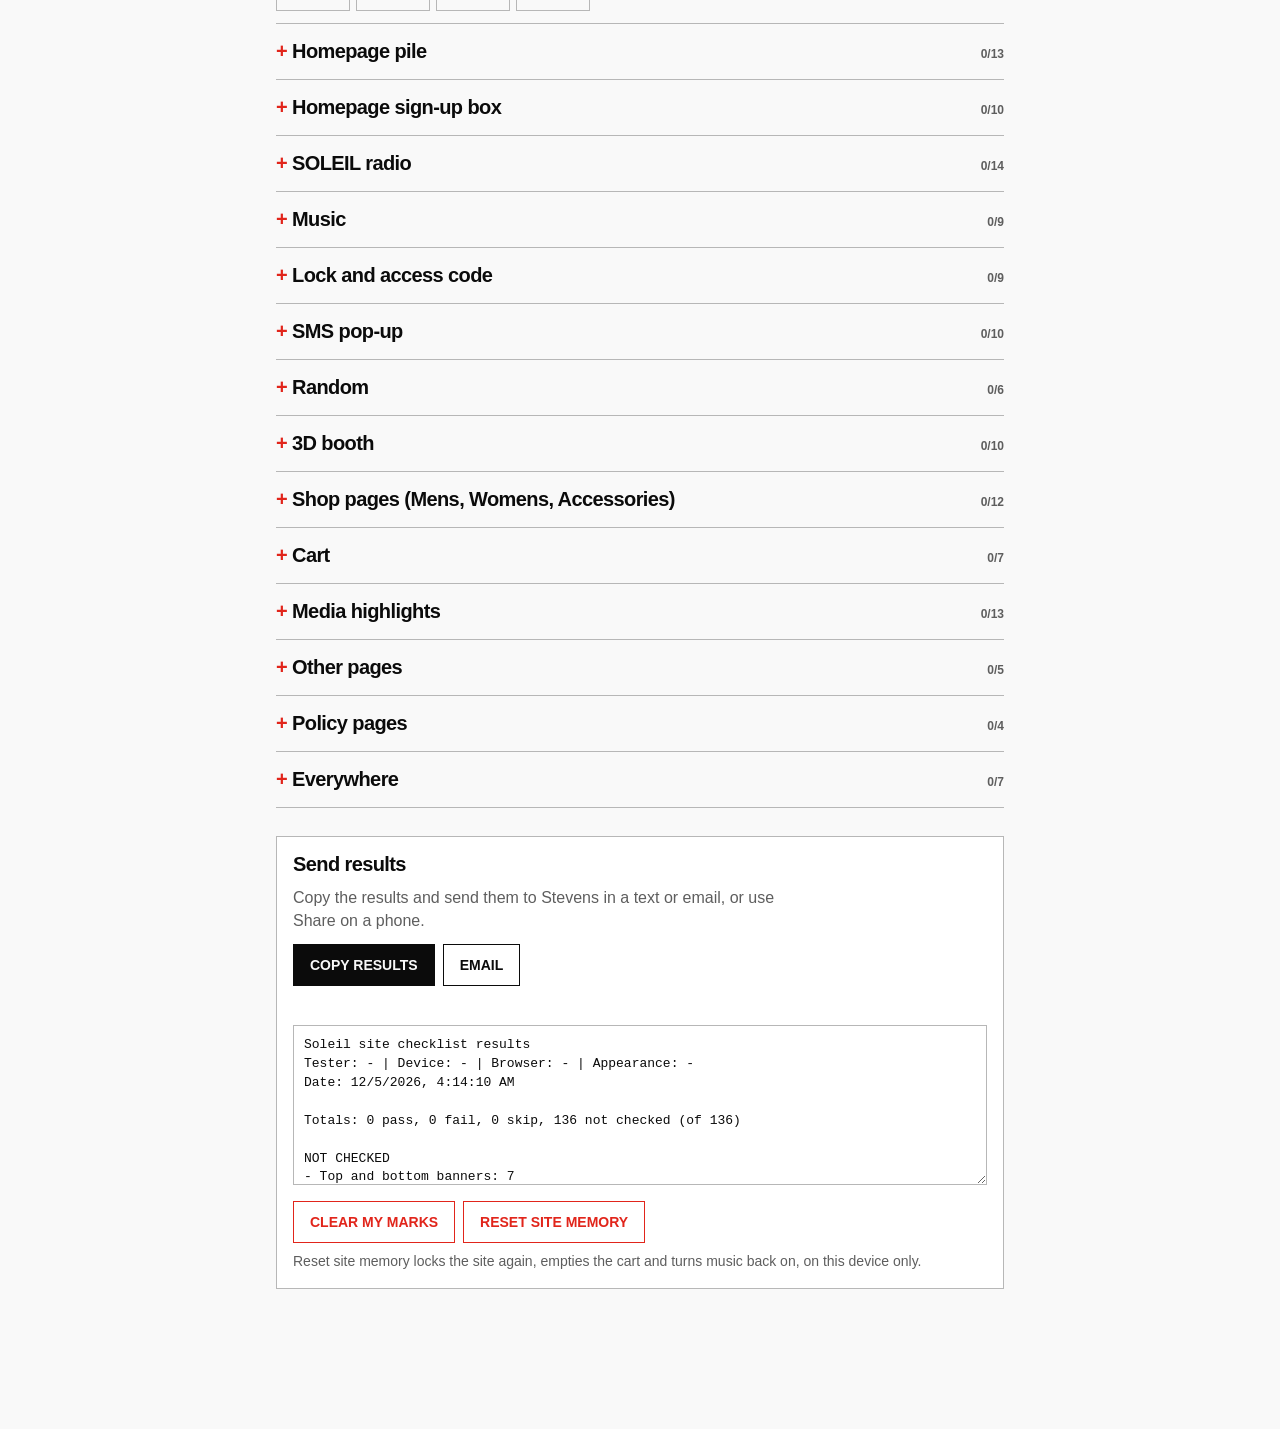
<file: checklist.html>
<!DOCTYPE html>
<html lang="en">
<head>
<meta charset="utf-8">
<meta name="viewport" content="width=device-width, initial-scale=1, viewport-fit=cover">
<title>Site checklist | soleilsportswear</title>
<style>
:root{
  --bg:#F9F9F9; --ink:#0B0B0B; --muted:#5E5E5E; --line:#B7B7B7; --sheet:#FFFFFF; --red:#E1251B;
  --pass:#1F7A3A; --fail:#E1251B; --skip:#5E5E5E;
  color-scheme:light;
}
@media (prefers-color-scheme:dark){
  :root:not([data-theme="light"]){--bg:#0B0B0B;--ink:#F9F9F9;--muted:#B7B7B7;--line:#5E5E5E;--sheet:#161616;--pass:#4CC870;--skip:#B7B7B7;color-scheme:dark}
}
:root[data-theme="dark"]{--bg:#0B0B0B;--ink:#F9F9F9;--muted:#B7B7B7;--line:#5E5E5E;--sheet:#161616;--pass:#4CC870;--skip:#B7B7B7;color-scheme:dark}
*,*::before,*::after{box-sizing:border-box}
html{-webkit-text-size-adjust:100%}
body{margin:0;background:var(--bg);color:var(--ink);font-family:"Neue Helvetica","Helvetica Neue",Helvetica,Arial,sans-serif;-webkit-font-smoothing:antialiased;
  padding:env(safe-area-inset-top,0px) env(safe-area-inset-right,0px) env(safe-area-inset-bottom,0px) env(safe-area-inset-left,0px)}
.top{background:var(--red);color:#F9F9F9;padding:14px 16px;font-weight:700;letter-spacing:-.03em;text-transform:uppercase;font-size:15px;display:flex;justify-content:space-between;gap:12px;align-items:center}
.top a{color:inherit}
main{max-width:760px;margin:0 auto;padding:24px 16px 120px}
h1{font-size:clamp(28px,7vw,40px);letter-spacing:-.03em;margin:0 0 10px;line-height:1}
h2{font-size:20px;letter-spacing:-.03em;margin:0}
p{line-height:1.45}
.lead{color:var(--muted);margin:0 0 20px;max-width:56ch}
.box{border:1px solid var(--line);padding:16px;margin:0 0 20px;background:var(--sheet)}
.box h2{margin-bottom:10px}
.box ol{margin:0;padding-left:20px;line-height:1.5}
.fields{display:grid;grid-template-columns:repeat(auto-fit,minmax(200px,1fr));gap:12px}
label.f{display:block;font-size:12px;font-weight:700;text-transform:uppercase;letter-spacing:.02em}
label.f input,label.f select{display:block;width:100%;margin-top:6px;font:inherit;font-size:16px;font-weight:400;text-transform:none;color:var(--ink);background:transparent;border:1px solid var(--line);border-radius:0;padding:10px}
label.f input:focus,label.f select:focus{outline:none;border-color:var(--ink)}
.tally{position:sticky;top:0;z-index:5;background:var(--bg);border-bottom:1px solid var(--line);padding:10px 0;margin:0 0 8px;display:flex;flex-wrap:wrap;gap:6px 14px;font-size:13px;font-weight:700;text-transform:uppercase}
.tally .p{color:var(--pass)}.tally .x{color:var(--fail)}.tally .s{color:var(--skip)}.tally .n{color:var(--muted)}
.tally .bar{flex-basis:100%;height:4px;background:var(--line);display:flex}
.tally .bar i{display:block;height:100%}
details.sec{border-top:1px solid var(--line)}
details.sec:last-of-type{border-bottom:1px solid var(--line)}
details.sec>summary{list-style:none;cursor:pointer;padding:16px 0;display:flex;justify-content:space-between;gap:12px;align-items:baseline}
details.sec>summary::-webkit-details-marker{display:none}
details.sec>summary .count{font-size:12px;font-weight:700;color:var(--muted);white-space:nowrap}
details.sec>summary h2::before{content:"+ ";color:var(--red)}
details.sec[open]>summary h2::before{content:"- "}
.sec .how{color:var(--muted);font-size:14px;margin:-6px 0 12px}
.item{padding:12px 0;border-top:1px dashed var(--line)}
.item .t{margin:0 0 10px;line-height:1.4}
.item .t b{display:block}
.item .t span{color:var(--muted);font-size:14px}
.btns{display:flex;gap:6px;flex-wrap:wrap}
.btns button{font:inherit;font-size:13px;font-weight:700;text-transform:uppercase;letter-spacing:.02em;min-width:74px;padding:9px 12px;border:1px solid var(--line);background:transparent;color:var(--ink);border-radius:0;cursor:pointer}
.btns button[aria-pressed="true"][data-v="pass"]{background:var(--pass);border-color:var(--pass);color:#F9F9F9}
.btns button[aria-pressed="true"][data-v="fail"]{background:var(--fail);border-color:var(--fail);color:#F9F9F9}
.btns button[aria-pressed="true"][data-v="skip"]{background:var(--skip);border-color:var(--skip);color:var(--bg)}
.note{display:none;width:100%;margin-top:8px;font:inherit;font-size:16px;color:var(--ink);background:transparent;border:1px solid var(--line);border-radius:0;padding:10px;min-height:64px;resize:vertical}
.item.fail .note,.item.skip .note,.item.has-note .note{display:block}
.send{margin-top:28px}
.send .row{display:flex;gap:8px;flex-wrap:wrap;margin-top:12px}
.act{font:inherit;font-size:14px;font-weight:700;text-transform:uppercase;padding:12px 16px;border:1px solid var(--ink);background:var(--ink);color:var(--bg);border-radius:0;cursor:pointer}
.act.ghost{background:transparent;color:var(--ink)}
.act.warn{background:transparent;color:var(--red);border-color:var(--red)}
#out{width:100%;min-height:160px;margin-top:12px;font:13px/1.45 ui-monospace,"SF Mono",Menlo,monospace;color:var(--ink);background:transparent;border:1px solid var(--line);padding:10px}
.msg{min-height:1.4em;font-size:14px;color:var(--muted);margin:8px 0 0}
button:focus-visible,a:focus-visible,summary:focus-visible,input:focus-visible,textarea:focus-visible,select:focus-visible{outline:2px solid var(--red);outline-offset:2px}
</style>
</head>
<body>
<div class="top"><span>Soleil site checklist</span><a href="./" target="_blank" rel="noopener">Open the site</a></div>
<main>
  <h1>Tester checklist</h1>
  <p class="lead">Go through each section on the site, then mark every check Pass, Fail or Skip. Add a note to anything that fails. When you are done, send the results at the bottom. Your marks are saved on this device until you clear them.</p>

  <section class="box">
    <h2>Before you start</h2>
    <ol>
      <li>Open the site in a second tab with the link at the top.</li>
      <li>Run the whole list once on a phone and once on a computer, if you can.</li>
      <li>Run it once in light mode and once in dark mode (your device's appearance setting).</li>
      <li>Turn your sound on. Music and shop sounds are part of the test.</li>
      <li>Ask Stevens for the access code. Do not share it.</li>
      <li>To test the lock again from scratch, use "Reset site memory" at the bottom of this page.</li>
    </ol>
  </section>

  <section class="box">
    <h2>About this run</h2>
    <div class="fields">
      <label class="f">Your name<input id="fName" autocomplete="name"></label>
      <label class="f">Device<input id="fDevice" placeholder="iPhone 15, MacBook Air"></label>
      <label class="f">Browser<input id="fBrowser" placeholder="Safari, Chrome"></label>
      <label class="f">Appearance<select id="fMode"><option value="">Choose</option><option>Light</option><option>Dark</option></select></label>
    </div>
  </section>

  <div class="tally" id="tally" aria-live="polite"></div>
  <div id="list"></div>

  <section class="box send">
    <h2>Send results</h2>
    <p class="lead" style="margin:6px 0 0">Copy the results and send them to Stevens in a text or email, or use Share on a phone.</p>
    <div class="row">
      <button type="button" class="act" id="copy">Copy results</button>
      <button type="button" class="act ghost" id="share" hidden>Share</button>
      <a class="act ghost" id="mail" href="#" style="text-decoration:none">Email</a>
    </div>
    <p class="msg" id="msg" aria-live="polite"></p>
    <textarea id="out" readonly aria-label="Results text"></textarea>
    <div class="row">
      <button type="button" class="act warn" id="clearMarks">Clear my marks</button>
      <button type="button" class="act warn" id="resetSite">Reset site memory</button>
    </div>
    <p class="msg">Reset site memory locks the site again, empties the cart and turns music back on, on this device only.</p>
  </section>
</main>

<script>
const SECTIONS = [
  {id:'banners', title:'Top and bottom banners', how:'Look at the red banners at the top and bottom of every page.', items:[
    ['Both banners scroll on their own', 'The top one and the bottom one move in opposite directions.'],
    ['Wordmark looks right', 'The soleilsportswear wordmark in the top banner is crisp, not stretched or blurry.'],
    ['Hold stops the banner', 'Press and hold on a banner. It stops while you hold.'],
    ['Drag scrubs the banner', 'Hold and drag sideways. The banner follows your finger or mouse.'],
    ['Release resumes', 'Let go. The banner starts scrolling again by itself.'],
    ['Quick tap opens a page', 'A quick tap on a menu word (Mens, Media, About) goes to that page.'],
    ['Drag never opens a page', 'Dragging across a menu word and letting go does not change the page.'],
  ]},
  {id:'pile', title:'Homepage pile', how:'Go to the homepage. The pieces scattered around the sign-up box are the pile.', items:[
    ['Pile loads fully', 'Every piece shows. No empty boxes or broken image icons.'],
    ['Drag a piece', 'One finger (or mouse) drags a piece smoothly.'],
    ['Flick a piece', 'A fast drag and release sends the piece sliding, then it slows down.'],
    ['Two-finger rotate and resize (phone)', 'Two fingers on a piece turn it and make it bigger or smaller.'],
    ['Scroll or pinch to resize (computer)', 'Mouse scroll or trackpad pinch over a piece changes its size.'],
    ['Tap opens the panel', 'A quick tap on a regular piece slides up a panel with the piece and a note. "Back to the pile" closes it.'],
    ['Red mock garment opens the shop', 'Tapping a red mock garment (tee, hoodie, cap, shorts, tote) opens its shop page instead of the panel.'],
    ['Shuffle rescatters', 'Shuffle at the bottom throws the pieces into a new layout.'],
    ['Pieces avoid the sign-up box', 'After a shuffle, no piece covers the sign-up box.'],
    ['Pieces pass under the box', 'Drag a piece over the sign-up box. It goes underneath, not on top.'],
    ['Size on a computer', 'Pieces are small on a computer and a little larger on a phone. None look oversized.'],
    ['Braille art', 'The dotted braille art repeats down the left side, behind the pieces.'],
    ['Page does not scroll or zoom', 'Dragging on the homepage moves pieces, not the whole page.'],
  ]},
  {id:'signup', title:'Homepage sign-up box', how:'Use the "Join SMS" box in the middle of the homepage. It is a demo and does not send anything.', items:[
    ['+1 shows before the field', 'The country code +1 sits to the left of the number field.'],
    ['Numbers only', 'Letters and symbols cannot be typed into the field.'],
    ['Auto-format', 'Typing 10 digits formats like (281) 330-8004.'],
    ['Stops at 10 digits', 'You cannot type an eleventh digit.'],
    ['Short number is refused', 'Join with fewer than 10 digits asks for a 10 digit number.'],
    ['Valid number is accepted', 'Join with 10 digits shows a "Demo only. Nothing was sent" message.'],
    ['Consent links work', 'The Terms and Privacy links in the small print open those pages.'],
    ['Confirmation in the middle', 'After a real sign-up, a bold red "You\'re in. Watch for a text" appears where the sign-up box was.'],
    ['After joining: blank canvas', 'After a real sign-up, the sign-up box and every sticker break apart. Clouds and braille stay; Shuffle brings the stickers back.'],
    ['After joining: stays gone', 'Reload the page in the same tab. The sign-up box is still gone and the homepage starts blank. A new tab shows everything again.'],
  ]},
  {id:'radio', title:'SOLEIL radio', how:'Unlock the site first, have your sound on, and tap Radio in the top banner.', items:[
    ['Page and title', 'The page heading and browser tab say SOLEIL radio.'],
    ['Player shows', 'The player (main window, equalizer and playlist) is stacked in the middle in the SOLEIL skin.'],
    ['Real songs only', 'The playlist shows HMU INVADA, Montana 700 - Boosie Flow and Not Tha Same (prod. clibbo fallwood) with their times.'],
    ['Player buttons work', 'Play, pause, stop, next and previous on the player all work, and the music bar matches what the player is doing.'],
    ['Tap a song to play it', 'One tap (or click) on a song in the playlist plays it. No menu pops up and the song order does not change.'],
    ['Bar controls the player', 'Play and skip in the music bar control the same song shown in the player.'],
    ['Drag windows around', 'Drag a window by its top bar. It follows your finger or mouse and stays on screen.'],
    ['Equalizer and volume', 'The volume slider and the equalizer sliders move and change the sound.'],
    ['Keeps playing between pages', 'Start a song on SOLEIL radio, go to Mens and back. The song never restarts.'],
    ['Fits on a phone', 'On a phone the player fills the width without running off the screen.'],
    ['radio link', 'Opening soleilsportswear.com/radio/ lands on SOLEIL radio.'],
    ['Playlist line', 'Under the player it says PLAYLIST: SOLEIL. Tapping it opens a small gray Playlists window.'],
    ['Playlists window', 'It lists SOLEIL (3 songs, highlighted red) and Community (Coming soon, cannot be picked). The X, a tap outside the window, or the Esc key closes it.'],
    ['Load list in the player', 'Tap LIST OPTS at the bottom right of the playlist window, then Load list. The same Playlists window opens. No file picker opens.'],
  ]},
  {id:'music', title:'Music', how:'Have your sound on. Music should start after your first tap anywhere.', items:[
    ['Starts on first tap', 'Music begins after your first tap or click anywhere on the site.'],
    ['Music bar shows', 'Above the bottom banner there is a play/pause button and a moving waveform.'],
    ['Play and pause icons', 'The button shows drawn play and pause icons and switches between them.'],
    ['Waveform moves while playing', 'The waveform scrolls while music plays and stops when paused.'],
    ['Skip button', 'Next to play/pause there is a skip icon. Tap it and the next song starts right away.'],
    ['Plays all 3 songs in order', 'Let a song finish. The next one starts on its own, and after the third it goes back to the first.'],
    ['Keeps playing between pages', 'Go to Mens, then About, then back home. Music never restarts or cuts out.'],
    ['Waveform opens SOLEIL radio', 'Tapping the moving waveform in the music bar opens the SOLEIL radio page.'],
    ['Mute is remembered', 'Pause the music, reload the page and tap. Music stays off until you press play.'],
  ]},
  {id:'lock', title:'Lock and access code', how:'Use "Reset site memory" below first so the site is locked again.', items:[
    ['Homepage, Terms and Privacy are open', 'These three pages show without a code.'],
    ['Other pages are locked', 'Mens, Media, About, Cart and the rest show the lock screen.'],
    ['Wrong code is refused', 'A wrong code shows an error message and keeps the page locked.'],
    ['Right code unlocks', 'The code from Stevens opens the page.'],
    ['Code ignores capitals', 'The code works in capitals and in lowercase.'],
    ['Code asked again after reload', 'Unlock, then reload the page. The lock screen comes back and asks for the code again.'],
    ['Instagram link', 'The Follow link on the lock screen opens instagram.com/soleilsportswear.'],
    ['Owner only: open pages setting', 'Stevens only: a page listed in site-settings.js openPages opens without the code.'],
    ['Owner only: lock homepage setting', 'Stevens only: lockHome true in site-settings.js puts the lock on the homepage too.'],
  ]},
  {id:'popup', title:'SMS pop-up', how:'Use "Reset site memory" below, then visit a locked page.', items:[
    ['Pop-up appears on locked pages', 'Visiting a locked page shows the "Get early access" pop-up.'],
    ['Appears again on each locked visit', 'Close it, go to another locked page. It appears again.'],
    ['Close button', 'The X closes the pop-up.'],
    ['Tap outside closes', 'Tapping the dark area around the pop-up closes it.'],
    ['Escape closes (computer)', 'The Escape key closes the pop-up.'],
    ['Same number rules', 'The phone field takes numbers only, formats them and needs 10 digits.'],
    ['"No code?" opens it', 'On the lock screen, "No code? Join SMS for early access" opens the pop-up.'],
    ['Radio opens after joining', 'Sign up from the pop-up on the Radio lock screen. After the confirmation, SOLEIL radio opens without the code. Other locked pages still ask for it.'],
    ['No pop-up after joining', 'After a real sign-up (pop-up or homepage), locked pages no longer show the pop-up or the "No code?" link in that tab, and the homepage has no sign-up box or stickers.'],
    ['Consent links work', 'Terms and Privacy links in the pop-up open those pages.'],
  ]},
  {id:'random', title:'Random', how:'Unlock the site first. Tap Random in the top banner several times.', items:[
    ['First tap: homepage copy', 'The first tap on Random shows a copy of the homepage with no SMS box.'],
    ['Second tap: booth', 'The second tap opens the 3D booth.'],
    ['Keeps alternating', 'Further taps keep switching between the homepage copy and the booth.'],
    ['Braille runs full length', 'On the homepage copy, the braille on both sides runs top to bottom with no gap in the middle.'],
    ['Drawing works there too', 'Dragging on empty space on the homepage copy draws a rainbow streak.'],
    ['Back button behaves', 'After Random, the browser Back button does not trap you on the Random page.'],
  ]},
  {id:'booth', title:'3D booth', how:'Reach it through Random. It can take a few seconds to load the first time.', items:[
    ['Booth loads', '"Loading booth" goes away and the 3D booth appears.'],
    ['Logos and art show', 'Official logo on the front header, teddy bear on both side walls, CS corner girl inside the back.'],
    ['Drag to spin', 'Dragging turns the booth around.'],
    ['Pinch or scroll to zoom', 'Pinch on a phone or scroll on a computer zooms in and out.'],
    ['View buttons', '3/4, Front, Left, Right, Back, Top and Inside each move the camera to that view.'],
    ['Tower tops', 'Sun and Castle switch the tops of the towers.'],
    ['Tower heights', 'All equal and Staggered change the tower heights.'],
    ['Wall, tower and top colors', 'Each color swatch changes that part of the booth.'],
    ['Floor', 'Black, Leopard and Grey change the floor.'],
    ['Phone and computer', 'The booth fits the screen and the buttons can be reached on a phone.'],
  ]},
  {id:'shop', title:'Shop pages (Mens, Womens, Accessories)', how:'Unlock the site first. Open each shop page from the top banner.', items:[
    ['Item rail', 'Items are listed on the side. Tapping one selects it.'],
    ['Pixel build-in', 'The selected item builds in on the screen in a pixel effect inside the corner frame.'],
    ['Console sounds', 'Selecting, adding and refused actions make short sounds.'],
    ['Sound switch', 'Sound: On/Off turns the shop sounds off and back on.'],
    ['Sold-out size', 'The first size is sold out. Tapping it shakes and does not select.'],
    ['Pick a size', 'Other sizes can be selected.'],
    ['Add needs a size', 'Add to cart without a size shakes the sizes and adds nothing.'],
    ['Add to cart works', 'With a size picked, Add to cart raises the Cart count by one.'],
    ['Arrow keys (computer)', 'Arrow keys move between items.'],
    ['Hoodie in Mens and Womens', 'The CSH003 hoodie appears in both Mens and Womens.'],
    ['Backpack in Accessories', 'The backpack is one item in Accessories. Arrows on its picture switch between the side and front views, and the label under it shows which one.'],
    ['Pink hoodie back not in shop', 'The pink hoodie back does not appear on any shop page.'],
  ]},
  {id:'cart', title:'Cart', how:'Add two different items first.', items:[
    ['Items listed', 'The cart lists each item with name, size and price.'],
    ['Change quantity', 'Plus and minus change the quantity, and the Cart count in the shop updates to match.'],
    ['Remove', 'Remove takes the item out of the cart.'],
    ['Subtotal', 'A subtotal line shows. Prices are placeholders ($00.00) for now.'],
    ['Demo checkout', 'Checkout shows a "Demo only" message and does not ask for payment.'],
    ['Cart is remembered', 'Reload the site. The cart still has the same items.'],
    ['Empty cart', 'With nothing in it, the cart says it is empty and links to the shop.'],
  ]},
  {id:'media', title:'Media highlights', how:'Unlock the site first, open Media, and turn your sound on.', items:[
    ['Four highlight circles', 'Circles 01, 02, 03 and 04 show in a row with a red ring.'],
    ['Opens full screen', 'Tapping a circle opens it full screen with thin bars across the top.'],
    ['Tap right goes forward', 'Tapping the right side of the screen goes to the next slide.'],
    ['Tap left goes back', 'Tapping the left third of the screen goes back one slide.'],
    ['Photos move on by themselves', 'A photo slide fills its bar and moves on after about 5 seconds.'],
    ['Video plays with sound', 'The sample video plays with sound. If it shows Tap for sound, tapping it turns the sound on.'],
    ['Site music mutes', 'The site music pauses when a highlight opens and comes back when it closes.'],
    ['Hold pauses', 'Pressing and holding pauses the slide or video. Letting go resumes it.'],
    ['Swipe down closes', 'Swiping down closes the viewer. The X closes it too.'],
    ['Next highlight', 'At the end of one highlight, the next one starts. After 04 it closes.'],
    ['Seen circles', 'After viewing, a circle ring turns gray.'],
    ['Grid tiles', 'Tapping a tile in the grid opens that exact slide.'],
    ['Desktop arrows and keys', 'On a computer, arrow buttons beside the viewer and the arrow keys move between slides; Esc closes.'],
  ]},
  {id:'text', title:'Other pages', how:'Unlock the site first.', items:[
    ['About', 'Opens and reads correctly.'],
    ['FAQ', 'Opens and reads correctly.'],
    ['Campaigns', 'Opens and reads correctly.'],
    ['More', 'Lists every page, and each link works.'],
    ['Instagram links', 'Every Instagram link opens instagram.com/soleilsportswear.'],
  ]},
  {id:'policy', title:'Policy pages', how:'These are drafts. Check that they open and read cleanly, not the legal wording.', items:[
    ['Terms', 'Opens without the code and shows the draft with fill-in boxes.'],
    ['Privacy', 'Opens without the code and shows the draft with fill-in boxes.'],
    ['Refunds', 'Opens (after unlocking) and shows the draft.'],
    ['Shipping', 'Opens (after unlocking) and shows the draft.'],
  ]},
  {id:'general', title:'Everywhere', how:'Check these as you go.', items:[
    ['Dark mode', 'With your device in dark mode, every page switches to dark colors and stays readable.'],
    ['Light mode', 'With your device in light mode, every page is light and readable.'],
    ['Phone edges', 'On a phone with a notch or rounded corners, nothing is cut off at the top or bottom.'],
    ['No sideways scroll', 'No page scrolls sideways on a phone.'],
    ['Back and forward', 'The browser Back and Forward buttons move between pages you visited.'],
    ['Reduced motion', 'With Reduce Motion on in your device settings, banners and drifting motion calm down or stop.'],
    ['Page loads quickly', 'The homepage shows its pieces within a few seconds on mobile data.'],
  ]},
];

const KEY='ssw-checklist';
let state={marks:{},notes:{},info:{}};
try{const s=JSON.parse(localStorage.getItem(KEY)||'null');if(s&&s.marks)state=Object.assign(state,s)}catch(_){}
function save(){try{localStorage.setItem(KEY,JSON.stringify(state))}catch(_){}}

const list=document.getElementById('list');
const total=SECTIONS.reduce((n,s)=>n+s.items.length,0);
const esc=s=>s.replace(/[&<>"]/g,c=>({'&':'&amp;','<':'&lt;','>':'&gt;','"':'&quot;'}[c]));

SECTIONS.forEach((sec,si)=>{
  const d=document.createElement('details');d.className='sec';d.id='s-'+sec.id;
  if(si===0)d.open=true;
  d.innerHTML='<summary><h2>'+esc(sec.title)+'</h2><span class="count"></span></summary><p class="how">'+esc(sec.how)+'</p>'+
    sec.items.map((it,ii)=>{const k=sec.id+'.'+ii;return '<div class="item" data-k="'+k+'"><p class="t"><b>'+esc(it[0])+'</b><span>'+esc(it[1])+'</span></p>'+
      '<div class="btns" role="group" aria-label="'+esc(it[0])+'">'+['pass','fail','skip'].map(v=>'<button type="button" data-v="'+v+'" aria-pressed="false">'+v[0].toUpperCase()+v.slice(1)+'</button>').join('')+
      '<button type="button" data-v="note" aria-pressed="false">Note</button></div>'+
      '<textarea class="note" aria-label="Note for '+esc(it[0])+'" placeholder="What happened? Which page, which device?"></textarea></div>'}).join('');
  list.appendChild(d);
});

function paintItem(el){
  const k=el.dataset.k,m=state.marks[k]||'',n=state.notes[k]||'';
  el.classList.toggle('fail',m==='fail');el.classList.toggle('skip',m==='skip');
  if(n)el.classList.add('has-note');
  el.querySelectorAll('.btns button').forEach(b=>{if(b.dataset.v!=='note')b.setAttribute('aria-pressed',String(b.dataset.v===m))});
  const ta=el.querySelector('.note');if(ta.value!==n)ta.value=n;
}
function counts(keys){const c={pass:0,fail:0,skip:0};keys.forEach(k=>{const m=state.marks[k];if(m)c[m]++});c.open=keys.length-c.pass-c.fail-c.skip;return c}
function paintTally(){
  const all=[];SECTIONS.forEach(s=>s.items.forEach((_,i)=>all.push(s.id+'.'+i)));
  const c=counts(all),pct=v=>(v/total*100)+'%';
  document.getElementById('tally').innerHTML='<span class="p">'+c.pass+' pass</span><span class="x">'+c.fail+' fail</span><span class="s">'+c.skip+' skip</span><span class="n">'+c.open+' not checked</span>'+
    '<span class="bar" aria-hidden="true"><i style="width:'+pct(c.pass)+';background:var(--pass)"></i><i style="width:'+pct(c.fail)+';background:var(--fail)"></i><i style="width:'+pct(c.skip)+';background:var(--skip)"></i></span>';
  SECTIONS.forEach(s=>{const sc=counts(s.items.map((_,i)=>s.id+'.'+i));
    document.querySelector('#s-'+s.id+' .count').textContent=(s.items.length-sc.open)+'/'+s.items.length+(sc.fail?', '+sc.fail+' fail':'')});
  document.getElementById('out').value=resultsText();
  document.getElementById('mail').href='mailto:?subject='+encodeURIComponent('Soleil site checklist results')+'&body='+encodeURIComponent(resultsText());
}

list.addEventListener('click',e=>{
  const b=e.target.closest('.btns button');if(!b)return;
  const el=b.closest('.item'),k=el.dataset.k,v=b.dataset.v;
  if(v==='note'){el.classList.add('has-note');el.querySelector('.note').focus();return}
  state.marks[k]=state.marks[k]===v?'':v;if(!state.marks[k])delete state.marks[k];
  save();paintItem(el);paintTally();
  if(v==='fail'&&state.marks[k])el.querySelector('.note').focus();
});
list.addEventListener('input',e=>{
  if(!e.target.classList.contains('note'))return;
  const k=e.target.closest('.item').dataset.k;
  if(e.target.value.trim())state.notes[k]=e.target.value;else delete state.notes[k];
  save();paintTally();
});

const INFO={fName:'name',fDevice:'device',fBrowser:'browser',fMode:'mode'};
Object.entries(INFO).forEach(([id,key])=>{const el=document.getElementById(id);el.value=state.info[key]||'';
  el.addEventListener('input',()=>{state.info[key]=el.value;save();paintTally()})});

function resultsText(){
  const i=state.info,lines=['Soleil site checklist results',
    'Tester: '+(i.name||'-')+' | Device: '+(i.device||'-')+' | Browser: '+(i.browser||'-')+' | Appearance: '+(i.mode||'-'),
    'Date: '+new Date().toLocaleString(),''];
  const all=[];SECTIONS.forEach(s=>s.items.forEach((_,x)=>all.push(s.id+'.'+x)));
  const c=counts(all);
  lines.push('Totals: '+c.pass+' pass, '+c.fail+' fail, '+c.skip+' skip, '+c.open+' not checked (of '+total+')','');
  [['fail','FAILED'],['skip','SKIPPED']].forEach(([m,label])=>{
    const rows=[];SECTIONS.forEach(s=>s.items.forEach((it,x)=>{const k=s.id+'.'+x;if(state.marks[k]===m)rows.push('- '+s.title+': '+it[0]+(state.notes[k]?'\n    Note: '+state.notes[k].trim().replace(/\n+/g,' '):''))}));
    if(rows.length)lines.push(label,...rows,'');
  });
  const extra=[];SECTIONS.forEach(s=>s.items.forEach((it,x)=>{const k=s.id+'.'+x;if(state.notes[k]&&state.marks[k]!=='fail'&&state.marks[k]!=='skip')extra.push('- '+s.title+': '+it[0]+'\n    Note: '+state.notes[k].trim().replace(/\n+/g,' '))}));
  if(extra.length)lines.push('OTHER NOTES',...extra,'');
  const open=[];SECTIONS.forEach(s=>{const n=s.items.filter((_,x)=>!state.marks[s.id+'.'+x]).length;if(n)open.push('- '+s.title+': '+n)});
  if(open.length)lines.push('NOT CHECKED',...open);
  return lines.join('\n');
}

const msg=document.getElementById('msg');
document.getElementById('copy').addEventListener('click',async()=>{
  const t=resultsText();
  try{await navigator.clipboard.writeText(t);msg.textContent='Copied. Paste it into a text or email to Stevens.'}
  catch(_){const o=document.getElementById('out');o.focus();o.select();msg.textContent='Select all the text in the box below and copy it.'}
});
const shareBtn=document.getElementById('share');
if(navigator.share){shareBtn.hidden=false;shareBtn.addEventListener('click',()=>{navigator.share({title:'Soleil site checklist results',text:resultsText()}).catch(()=>{})})}
document.getElementById('clearMarks').addEventListener('click',()=>{
  if(!confirm('Clear every mark and note on this checklist?'))return;
  state={marks:{},notes:{},info:state.info};save();
  document.querySelectorAll('.item').forEach(el=>{el.classList.remove('has-note');paintItem(el)});paintTally();msg.textContent='Marks cleared.';
});
document.getElementById('resetSite').addEventListener('click',()=>{
  if(!confirm('Lock the site again, empty the cart and turn music back on, on this device?'))return;
  try{['ssw-access','ssw-cart','ssw-music'].forEach(k=>localStorage.removeItem(k))}catch(_){}
  msg.textContent='Site memory reset. Reload the site tab to see the lock again.';
});

document.querySelectorAll('.item').forEach(paintItem);paintTally();
</script>
</body>
</html>
</file>
<file: css/legal.css>
/* Standalone legal pages (privacy, terms, refunds, shipping). No JavaScript needed.
   Colors, type and section styles match the text pages in css/site.css. */
:root{--bg:#F9F9F9;--ink:#0B0B0B;--muted:#5E5E5E;--line:#B7B7B7;--red:#E1251B;--pad:16px;--rule:1.5px;color-scheme:light}
@media (prefers-color-scheme:dark){:root{--bg:#0B0B0B;--ink:#F9F9F9;--muted:#B7B7B7;--line:#5E5E5E;color-scheme:dark}}
@media (min-width:720px){:root{--pad:28px}}
*,*::before,*::after{box-sizing:border-box}
html{-webkit-text-size-adjust:100%}
body{margin:0;background:var(--bg);color:var(--ink);font-family:"Neue Helvetica","Helvetica Neue",Helvetica,Arial,sans-serif;-webkit-font-smoothing:antialiased;text-transform:uppercase;
  padding:env(safe-area-inset-top,0px) env(safe-area-inset-right,0px) env(safe-area-inset-bottom,0px) env(safe-area-inset-left,0px)}
a{color:inherit}
a:focus-visible{outline:2px solid var(--ink);outline-offset:3px}
.top{display:flex;align-items:center;justify-content:space-between;gap:16px;padding:14px var(--pad)}
.top .wmk{display:block;width:min(220px,52vw);height:auto;color:var(--red)}
.top .back{font-weight:700;letter-spacing:-.03em;font-size:17px;color:var(--red);text-decoration:none;white-space:nowrap}
.rule{border-bottom:var(--rule) solid var(--ink)}
.rule-t{border-top:var(--rule) solid var(--ink)}
.ptitle{padding:36px var(--pad) 24px}
.ptitle h1{font-weight:400;font-size:clamp(2.1rem,8.5vw,4.5rem);line-height:1.02;letter-spacing:-.02em;margin:0 0 12px}
.ptitle p{margin:0;font-size:.8rem;color:var(--muted)}
.psec{padding:22px var(--pad) 26px}
.psec>div{max-width:68ch}
.psec h2{font-weight:500;font-size:.95rem;margin:0 0 10px}
.psec p,.psec li{text-transform:none;font-size:.9rem;line-height:1.7;margin:0 0 10px}
.psec ul{margin:0 0 10px;padding-left:1.2em}
.psec li{margin:0 0 4px}
.fill{outline:1px dashed var(--muted);outline-offset:1px;padding:0 3px;color:var(--muted)}
.links a{display:flex;justify-content:space-between;padding:16px var(--pad);color:var(--ink);text-decoration:none;font-size:1.05rem;border-bottom:var(--rule) solid var(--ink)}
.links a::after{content:"\2192"}
.links a[aria-current="page"]{color:var(--muted)}
</file>
